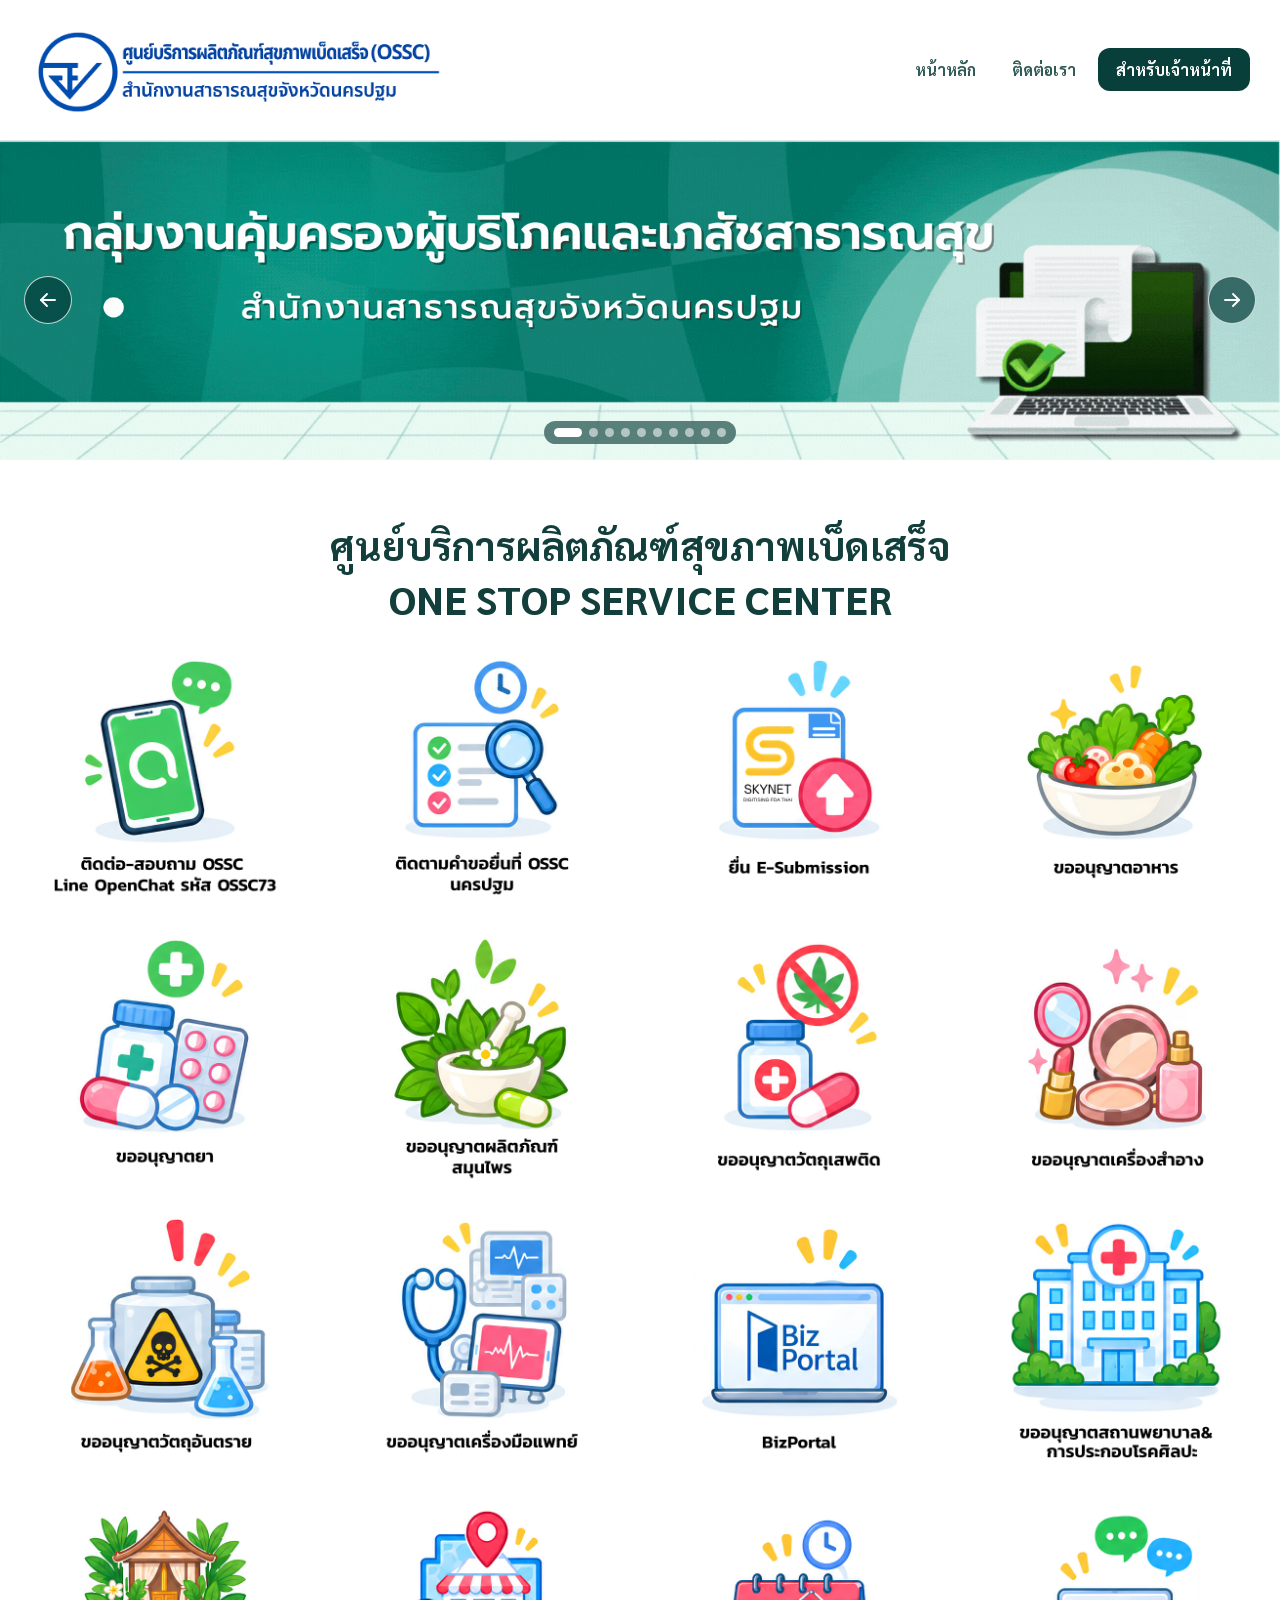
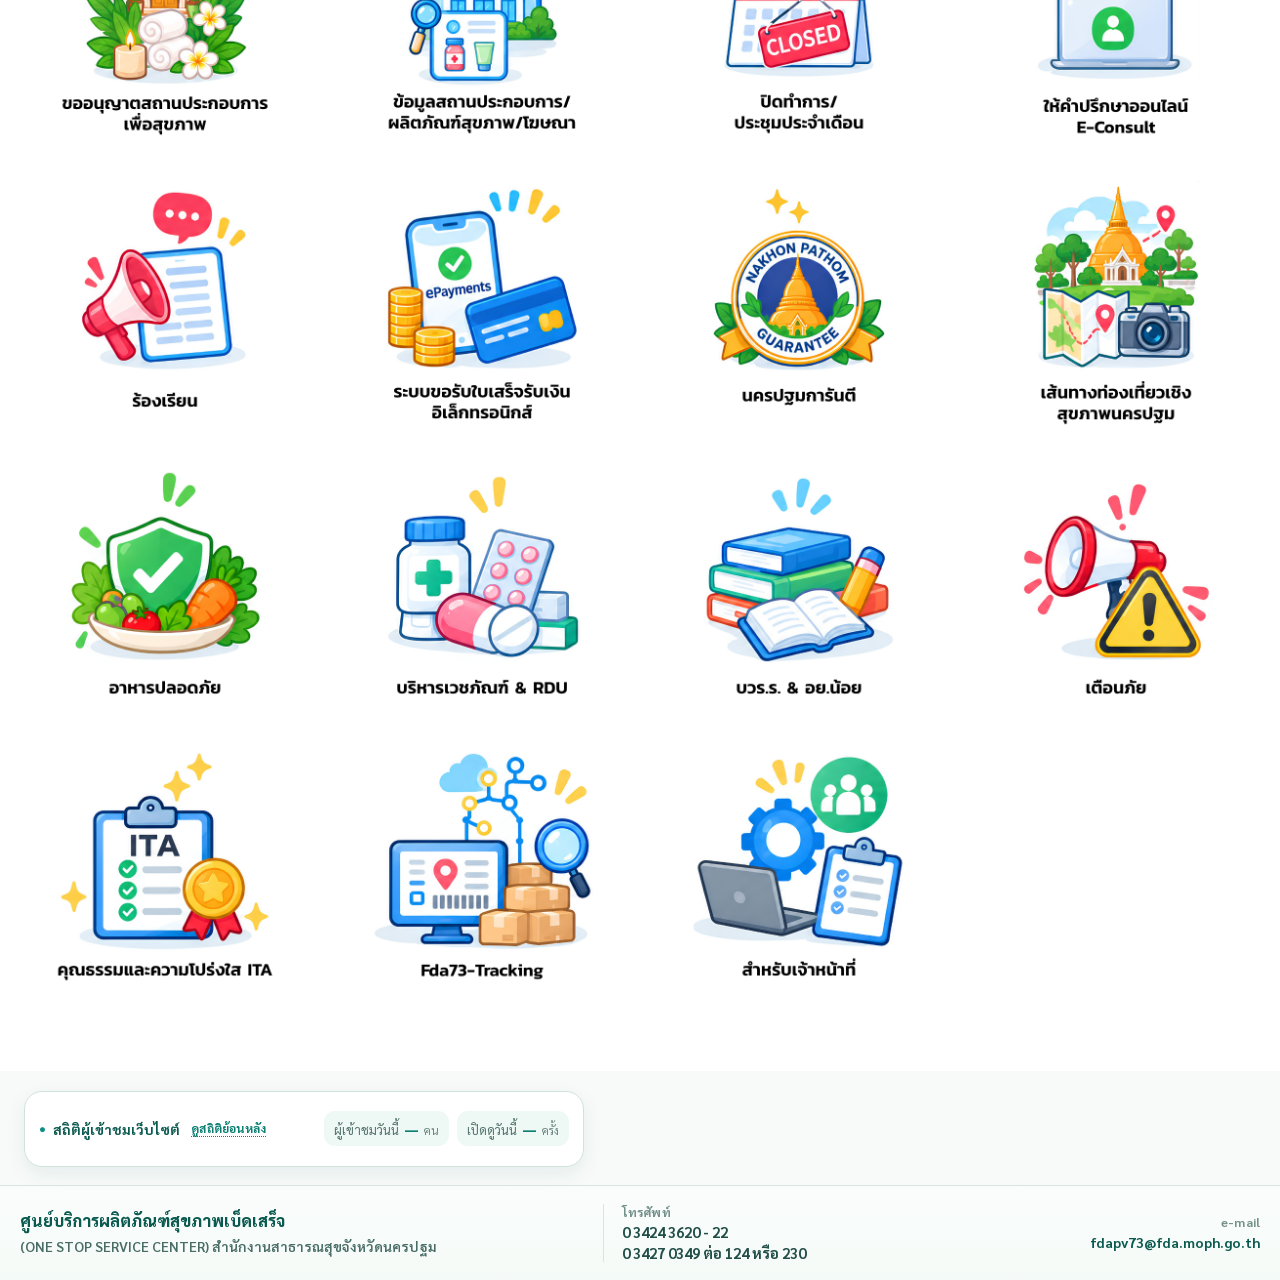
<file: index.html>
<!doctype html>
<html lang="th">
<head>
  <meta charset="UTF-8">
  <meta name="viewport" content="width=device-width, initial-scale=1">

  <title>OSSC นครปฐม | ระบบเอกสารออนไลน์</title>

  <meta
    name="description"
    content="ระบบเอกสารออนไลน์ สำนักงานสาธารณสุขจังหวัดนครปฐม"
  >

  <link rel="icon" href="./favicon.svg">

  <link
    rel="stylesheet"
    href="./styles.css?v=20261012-0133"
  >
</head>

<body>
  <div id="root"></div>

<script>
  const appScript = document.createElement("script");
  appScript.src = "./app.js?v=20261016-0649";
  document.body.appendChild(appScript);
</script>
  
</body>
</html>
</file>
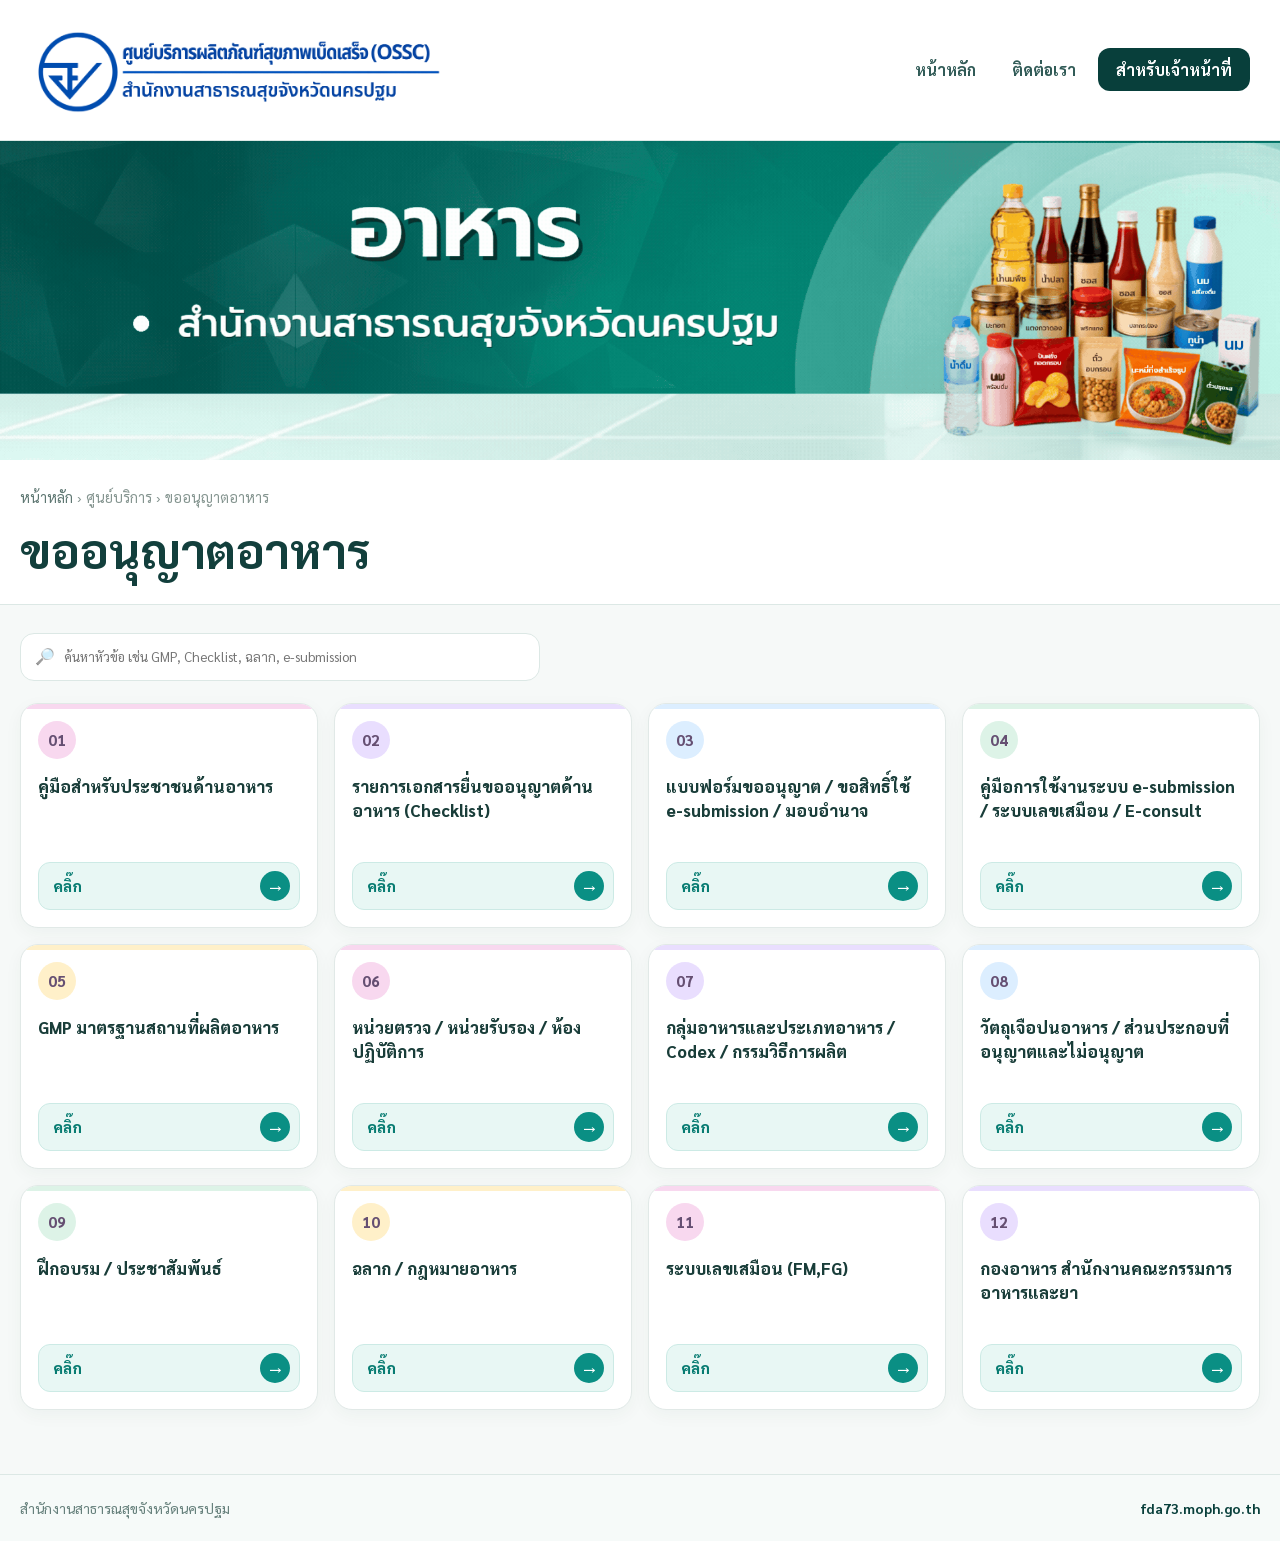
<file: services/food-license.html>
<!doctype html>
<html lang="th">
<head>
  <meta charset="utf-8">
  <meta name="viewport" content="width=device-width,initial-scale=1">

  <title>ขออนุญาตอาหาร | OSSC นครปฐม</title>

  <link rel="preconnect" href="https://fonts.googleapis.com">
  <link rel="preconnect" href="https://fonts.gstatic.com" crossorigin>
  <link
    href="https://fonts.googleapis.com/css2?family=Sarabun:wght@400;500;600;700;800&display=swap"
    rel="stylesheet"
  >

  <style>
    :root{
      --deep:#083f3b; 
      --teal:#0a8f84;
      --paper:#f6f9f8;
      --text:#173e3a;
      --muted:#71837f;
      --line:#dce8e5;
      --shadow:0 14px 32px rgba(18,63,58,.09);
    }

    *{
      box-sizing:border-box;
    }

    body{
      margin:0;
      background:var(--paper);
      color:var(--text);
      font-family:"Sarabun",Tahoma,sans-serif;
    }

    img{
      max-width:100%;
      display:block;
    }

    .container{
      width:min(1240px,calc(100% - 40px));
      margin:auto;
    }

    /* =========================
       HEADER
    ========================= */

    .main-header{
      position:sticky;
      top:0;
      z-index:50;
      background:rgba(255,255,255,.97);
      border-bottom:1px solid var(--line);
      backdrop-filter:blur(14px);
    }

    .nav-wrap{
      min-height:110px;
      display:flex;
      align-items:center;
      gap:24px;
      padding:0 30px;
      width:100%;
    }

    .brand{
      margin-right:auto;
      display:flex;
      align-items:center;
      text-decoration:none;
    }

    .site-logo{
      width:420px;
      height:auto;
    }

    .nav-links{
      display:flex;
      align-items:center;
      gap:8px;
    }

    .nav-links a{
      color:#315b57;
      text-decoration:none;
      font-weight:700;
      padding:11px 14px;
      border-radius:12px;
    }

    .nav-links a:hover{
      background:#eef7f5;
      color:var(--deep);
    }

    .staff-link{
      background:var(--deep);
      color:#fff!important;
      padding-inline:18px!important;
    }

    /* =========================
       BANNER
    ========================= */

    .food-hero img{
      width:100%;
      aspect-ratio:1907/475;
      object-fit:cover;
    }

    /* =========================
       PAGE TITLE
    ========================= */

    .page-head{
      background:#fff;
      border-bottom:1px solid var(--line);
    }

    .page-head .container{
      padding:28px 0 24px;
    }

    .breadcrumb{
      color:#859590;
      font-size:.9rem;
      margin-bottom:12px;
    }

    .breadcrumb a{
      color:#5e7772;
      text-decoration:none;
    }

    .page-title h1{
      margin:0;
      color:#123f3c;
      font-size:clamp(2rem,4vw,3rem);
    }

    /* =========================
       CONTENT
    ========================= */

    .content{
      padding:28px 0 64px;
    }

    .search{
      position:relative;
      width:min(520px,100%);
      margin-bottom:22px;
      display:block;
    }

    .search span{
      position:absolute;
      left:15px;
      top:12px;
      opacity:.62;
    }

    .search input{
      width:100%;
      height:48px;
      border:1px solid var(--line);
      border-radius:14px;
      background:#fff;
      padding:0 16px 0 43px;
      outline:0;
      font-family:inherit;
    }

    .search input:focus{
      border-color:var(--teal);
      box-shadow:0 0 0 3px rgba(10,143,132,.10);
    }

    /* =========================
       TOPIC GRID
    ========================= */

    .topic-grid{
      display:grid;
      grid-template-columns:repeat(4,1fr);
      gap:16px;
    }

    .topic-card{
      --accent:#e9defe;

      position:relative;
      min-height:225px;
      background:#fff;
      border:1px solid #e1e9e7;
      border-radius:18px;
      padding:17px;
      overflow:hidden;

      box-shadow:0 5px 18px rgba(20,60,55,.045);

      transition:
        transform .22s ease,
        box-shadow .22s ease,
        border-color .22s ease;

      display:flex;
      flex-direction:column;

      text-decoration:none;
      color:inherit;
      cursor:pointer;
    }

    .topic-card::before{
      content:"";
      position:absolute;
      top:0;
      left:0;
      right:0;
      height:5px;
      background:var(--accent);
    }

    .topic-card:hover{
      transform:translateY(-5px);
      box-shadow:0 15px 32px rgba(18,63,58,.12);
      border-color:#badbd6;
    }

    /* ลบไอคอนขวา เหลือหมายเลขอย่างเดียว */
    .topic-top{
      display:flex;
      align-items:center;
      justify-content:flex-start;
    }

    .topic-no{
      width:38px;
      height:38px;
      border-radius:50%;
      display:grid;
      place-items:center;

      font-weight:800;
      font-size:.95rem;

      background:var(--accent);
      color:#654f72;
    }

    .topic-card h2{
      margin:15px 0 8px;
      font-size:1.03rem;
      line-height:1.5;
      color:#193d39;
      font-weight:800;
    }

    /* คำอธิบายให้อ่านง่ายและเด่นขึ้น */
    .topic-card p{
      margin:0;
      color:#5f7672;
      font-size:.92rem;
      line-height:1.65;
      font-weight:500;
    }

    /* =========================
       ปุ่มคลิ๊ก
    ========================= */

    .topic-action{
      margin-top:auto;
      padding-top:18px;
    }

    .topic-action-inner{
      min-height:44px;

      display:flex;
      align-items:center;
      justify-content:space-between;
      gap:12px;

      padding:8px 9px 8px 14px;

      background:#e8f7f4;
      border:1px solid #cceae5;
      border-radius:12px;

      color:#087c72;
      font-size:.93rem;
      font-weight:800;

      transition:
        background .2s ease,
        color .2s ease,
        transform .2s ease;
    }

    .topic-arrow{
      width:30px;
      height:30px;
      min-width:30px;

      display:grid;
      place-items:center;

      border-radius:50%;
      background:var(--teal);
      color:#fff;

      font-size:1.15rem;
      line-height:1;

      transition:transform .2s ease;
    }

    .topic-card:hover .topic-action-inner{
      background:var(--teal);
      color:#fff;
    }

    .topic-card:hover .topic-arrow{
      background:#fff;
      color:var(--teal);
      transform:translateX(3px);
    }

    /* =========================
       FOOTER
    ========================= */

    .simple-footer{
      border-top:1px solid var(--line);
      background:#f6faf9;
    }

    .simple-footer .container{
      min-height:66px;
      display:flex;
      align-items:center;
      justify-content:space-between;
      gap:20px;
      color:#66807c;
      font-size:.88rem;
    }

    .simple-footer a{
      color:var(--deep);
      font-weight:700;
      text-decoration:none;
    }

    /* =========================
       RESPONSIVE
    ========================= */

    @media(max-width:1000px){
      .site-logo{
        width:330px;
      }

      .nav-wrap{
        min-height:92px;
        padding:0 20px;
      }

      .topic-grid{
        grid-template-columns:repeat(3,1fr);
      }
    }

    @media(max-width:760px){
      .container{
        width:min(100% - 28px,1240px);
      }

      .site-logo{
        width:270px;
      }

      .nav-wrap{
        min-height:82px;
        padding:0 14px;
      }

      .nav-links a:not(.staff-link){
        display:none;
      }

      .topic-grid{
        grid-template-columns:repeat(2,1fr);
      }

      .food-hero img{
        aspect-ratio:1.85/1;
      }
    }

    @media(max-width:480px){
      .site-logo{
        width:220px;
      }

      .staff-link{
        font-size:.85rem;
        padding:9px 10px!important;
      }

      .topic-grid{
        grid-template-columns:1fr;
      }
    }
  </style>
</head>

<body>

<header class="main-header">
  <div class="nav-wrap">

    <a class="brand" href="../">
      <img
        src="../assets/LogoOSSC.png"
        alt="OSSC นครปฐม"
        class="site-logo"
      >
    </a>

    <nav class="nav-links">
      <a href="../">หน้าหลัก</a>

      <a
        href="https://maps.app.goo.gl/sVRwbfAZX14rP1Zf7?g_st=il"
        target="_blank"
        rel="noopener"
      >
        ติดต่อเรา
      </a>

      <a class="staff-link" href="../">
        สำหรับเจ้าหน้าที่
      </a>
    </nav>

  </div>
</header>

<section class="food-hero">
  <img
    src="../assets/banners/food.gif"
    alt="ขออนุญาตอาหาร"
  >
</section>

<section class="page-head">
  <div class="container">

    <div class="breadcrumb">
      <a href="../">หน้าหลัก</a>
      › ศูนย์บริการ
      › ขออนุญาตอาหาร
    </div>

    <div class="page-title">
      <h1>ขออนุญาตอาหาร</h1>
    </div>

  </div>
</section>

<main class="content">
  <div class="container">

    <label class="search">
      <span>🔎</span>

      <input
        id="searchInput"
        type="search"
        placeholder="ค้นหาหัวข้อ เช่น GMP, Checklist, ฉลาก, e-submission"
      >
    </label>

    <div
      class="topic-grid"
      id="topicGrid"
    ></div>

  </div>
</main>

<footer class="simple-footer">
  <div class="container">
    <span>สำนักงานสาธารณสุขจังหวัดนครปฐม</span>

    <a href="https://fda73.moph.go.th">
      fda73.moph.go.th
    </a>
  </div>
</footer>

<script>

const topics = [
[
  "01",
  "คู่มือสำหรับประชาชนด้านอาหาร",
  "#f8d8ef",
  "./food-manual.html"
],

  [
    "02",
    "รายการเอกสารยื่นขออนุญาตด้านอาหาร (Checklist)",
   
    "#e9defe"
  ],

  [
    "03",
    "แบบฟอร์มขออนุญาต / ขอสิทธิ์ใช้ e-submission / มอบอำนาจ",
  
    "#dceeff"
  ],

  [
    "04",
    "คู่มือการใช้งานระบบ e-submission / ระบบเลขเสมือน / E-consult",

    "#ddf3e7"
  ],

  [
    "05",
    "GMP มาตรฐานสถานที่ผลิตอาหาร",
 
    "#fff0c9"
  ],

  [
    "06",
    "หน่วยตรวจ / หน่วยรับรอง / ห้องปฏิบัติการ",
    
    "#f8d8ef"
  ],

  [
    "07",
    "กลุ่มอาหารและประเภทอาหาร / Codex / กรรมวิธีการผลิต",
    
    "#e9defe"
  ],

  [
    "08",
    "วัตถุเจือปนอาหาร / ส่วนประกอบที่อนุญาตและไม่อนุญาต",
    
    "#dceeff"
  ],

  [
    "09",
    "ฝึกอบรม / ประชาสัมพันธ์",
    
    "#ddf3e7"
  ],

  [
    "10",
    "ฉลาก / กฎหมายอาหาร",
    
    "#fff0c9"
  ],

  [
    "11",
    "ระบบเลขเสมือน (FM,FG)",
    
    "#f8d8ef"
  ],

  [
    "12",
    "กองอาหาร สำนักงานคณะกรรมการอาหารและยา",
   
    "#e9defe"
  ]
];

const grid = document.getElementById("topicGrid");
const searchInput = document.getElementById("searchInput");

function render(q=""){
  const text = q.trim().toLowerCase();

  const visible = topics.filter(t =>
    t[1].toLowerCase().includes(text)
  );

  grid.innerHTML = visible.map(t => `
    <a
      class="topic-card"
      href="${t[3] || '#'}"
      style="--accent:${t[2]}"
    >

      <div class="topic-top">
        <span class="topic-no">${t[0]}</span>
      </div>

      <h2>${t[1]}</h2>

      <div class="topic-action">
        <div class="topic-action-inner">
          <span>คลิ๊ก</span>
          <span class="topic-arrow">→</span>
        </div>
      </div>

    </a>
  `).join("");
}

searchInput.addEventListener(
  "input",
  e => render(e.target.value)
);

render();

</script>

</body>
</html>
</file>
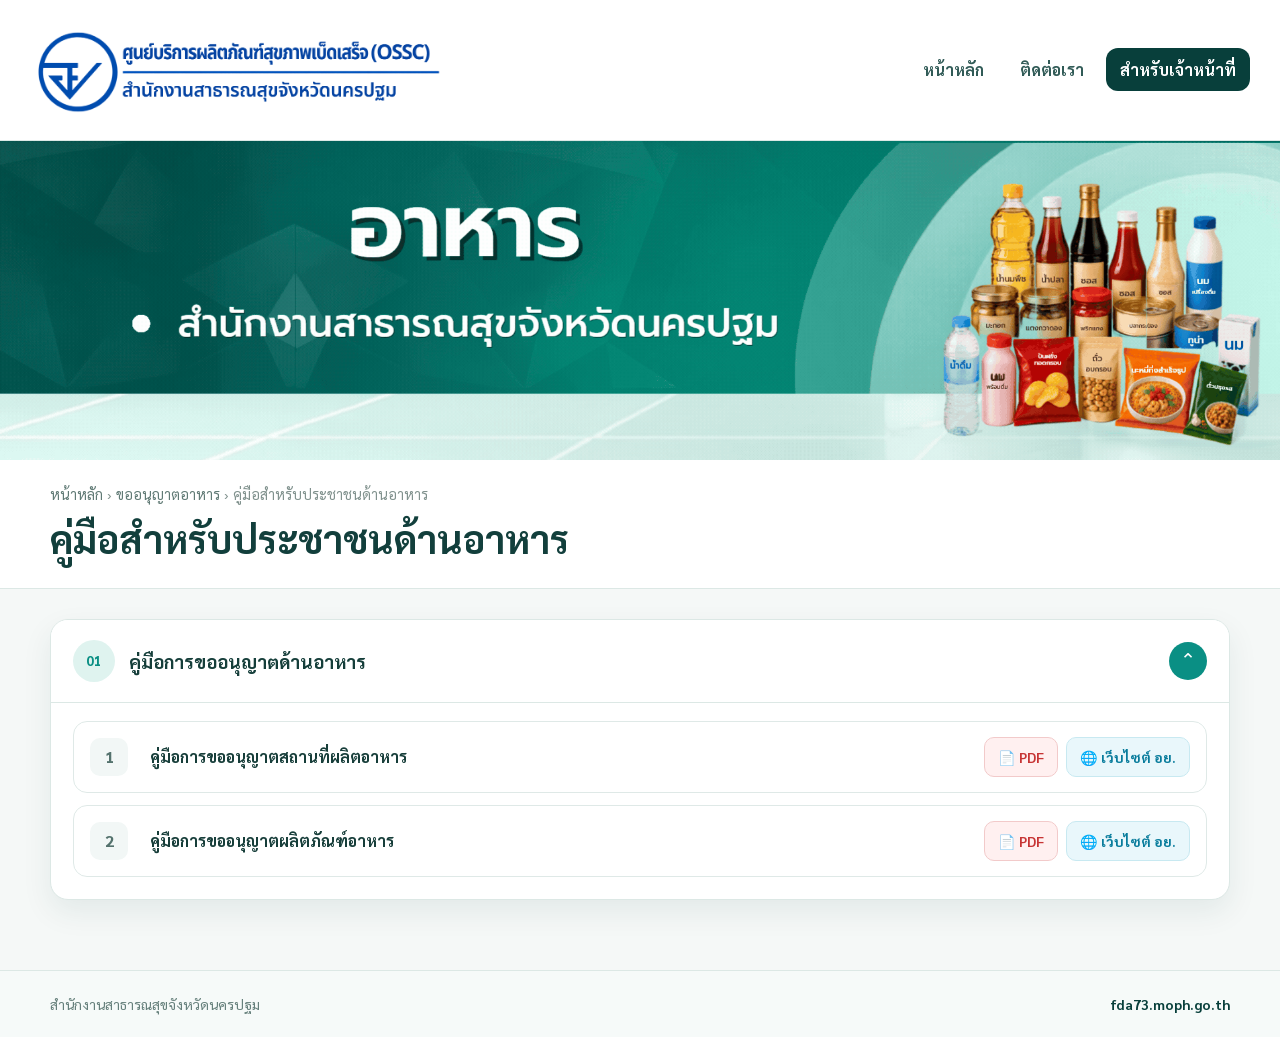
<file: services/food-manual.html>
<!doctype html>
<html lang="th">
<head>
  <meta charset="utf-8">
  <meta name="viewport" content="width=device-width,initial-scale=1">

  <title>คู่มือสำหรับประชาชนด้านอาหาร | OSSC นครปฐม</title>

  <link rel="preconnect" href="https://fonts.googleapis.com">
  <link rel="preconnect" href="https://fonts.gstatic.com" crossorigin>
  <link href="https://fonts.googleapis.com/css2?family=Sarabun:wght@400;500;600;700;800&display=swap" rel="stylesheet">

  <style>
    :root{
      --deep:#083f3b;
      --teal:#0a8f84;
      --paper:#f5f8f7;
      --text:#173e3a; 
      --muted:#6d817d;
      --line:#dce8e5;
      --soft:#edf8f6;
      --shadow:0 12px 30px rgba(18,63,58,.08);
    }

    *{box-sizing:border-box}

    body{
      margin:0;
      font-family:"Sarabun",Tahoma,sans-serif;
      background:var(--paper);
      color:var(--text);
    }

    img{display:block;max-width:100%}

    .container{
      width:min(1180px,calc(100% - 40px));
      margin:auto;
    }

    /* HEADER */

    .main-header{
      background:#fff;
      border-bottom:1px solid var(--line);
    }

    .nav-wrap{
      min-height:110px;
      display:flex;
      align-items:center;
      padding:0 30px;
      gap:20px;
    }

    .brand{
      margin-right:auto;
    }

    .site-logo{
      width:420px;
    }

    .nav-links{
      display:flex;
      gap:8px;
      align-items:center;
    }

    .nav-links a{
      text-decoration:none;
      color:#315b57;
      font-weight:700;
      padding:11px 14px;
      border-radius:12px;
    }

    .staff-link{
      background:var(--deep);
      color:white!important;
    }

    /* BANNER */

    .food-hero img{
      width:100%;
      aspect-ratio:1907/475;
      object-fit:cover;
    }

    /* PAGE HEAD */

    .page-head{
      background:#fff;
      border-bottom:1px solid var(--line);
    }

    .page-head .container{
      padding:25px 0;
    }

    .breadcrumb{
      color:#81928e;
      font-size:.9rem;
      margin-bottom:10px;
    }

    .breadcrumb a{
      color:#607a75;
      text-decoration:none;
    }

    .page-head h1{
      margin:0;
      font-size:clamp(1.7rem,3vw,2.4rem);
      color:#123f3c;
    }

    /* CONTENT */

    .content{
      padding:30px 0 70px;
    }

    /* ACCORDION */

    .accordion{
      background:#fff;
      border:1px solid var(--line);
      border-radius:18px;
      overflow:hidden;
      box-shadow:var(--shadow);
    }

    .accordion-button{
      width:100%;
      border:0;
      background:#fff;
      padding:20px 22px;

      display:flex;
      align-items:center;
      justify-content:space-between;
      gap:20px;

      cursor:pointer;
      font-family:inherit;
      text-align:left;
    }

    .accordion-button:hover{
      background:#f8fcfb;
    }

    .accordion-title{
      display:flex;
      align-items:center;
      gap:14px;
    }

    .accordion-number{
      width:42px;
      height:42px;
      border-radius:50%;
      background:#dff3ef;
      color:var(--teal);
      display:grid;
      place-items:center;
      font-weight:800;
    }

    .accordion-title strong{
      font-size:1.15rem;
      color:#153e3a;
    }

    .accordion-arrow{
      width:38px;
      height:38px;
      border-radius:50%;
      background:var(--teal);
      color:white;
      display:grid;
      place-items:center;
      font-size:1.2rem;
      transition:transform .2s ease;
    }

    .accordion.open .accordion-arrow{
      transform:rotate(180deg);
    }

    .accordion-content{
      display:none;
      padding:0 22px 22px;
      border-top:1px solid var(--line);
    }

    .accordion.open .accordion-content{
      display:block;
    }

    /* DOCUMENTS */

    .document-list{
      display:grid;
      gap:12px;
      padding-top:18px;
    }

    .document-card{
      display:grid;
      grid-template-columns:46px minmax(0,1fr) auto;
      gap:14px;
      align-items:center;

      background:#fff;
      border:1px solid #dfe9e7;
      border-radius:14px;
      padding:15px 16px;
    }

    .doc-number{
      width:38px;
      height:38px;
      background:#f2f7f6;
      border-radius:10px;
      display:grid;
      place-items:center;
      font-weight:800;
      color:#54726d;
    }

    .doc-info strong{
      display:block;
      color:#173e3a;
      font-size:1rem;
      line-height:1.45;
    }

    .doc-actions{
      display:flex;
      align-items:center;
      gap:8px;
    }

    .btn{
      min-height:40px;
      border-radius:10px;
      padding:9px 13px;

      display:inline-flex;
      align-items:center;
      gap:7px;

      text-decoration:none;
      font-family:inherit;
      font-weight:700;
      font-size:.88rem;

      transition:.2s;
    }

    .btn-pdf{
      background:#fff0f0;
      color:#c73535;
      border:1px solid #f2caca;
    }

    .btn-pdf:hover{
      background:#d94242;
      color:white;
    }

    .btn-web{
      background:#e9f7fb;
      color:#087c9c;
      border:1px solid #c8e9f1;
    }

    .btn-web:hover{
      background:#1595b4;
      color:white;
    }

    /* NOTE */

    .info-note{
      margin-top:16px;
      padding:13px 15px;
      border-radius:12px;
      background:#f0f8f6;
      color:#57706b;
      font-size:.88rem;
      line-height:1.6;
    }

    /* FOOTER */

    .simple-footer{
      background:#f6faf9;
      border-top:1px solid var(--line);
    }

    .simple-footer .container{
      min-height:66px;
      display:flex;
      align-items:center;
      justify-content:space-between;
      color:#66807c;
      font-size:.88rem;
    }

    .simple-footer a{
      color:var(--deep);
      text-decoration:none;
      font-weight:700;
    }

    @media(max-width:800px){
      .site-logo{width:290px}

      .document-card{
        grid-template-columns:42px 1fr;
      }

      .doc-actions{
        grid-column:2;
        flex-wrap:wrap;
      }
    }

    @media(max-width:560px){
      .container{
        width:calc(100% - 24px);
      }

      .nav-wrap{
        padding:0 12px;
      }

      .site-logo{
        width:220px;
      }

      .nav-links a:not(.staff-link){
        display:none;
      }

      .document-card{
        grid-template-columns:1fr;
      }

      .doc-number,
      .doc-actions{
        grid-column:1;
      }

      .doc-actions .btn{
        flex:1;
        justify-content:center;
      }
    }
  </style>
</head>

<body>

<header class="main-header">
  <div class="nav-wrap">

    <a class="brand" href="../">
      <img
        src="../assets/LogoOSSC.png"
        alt="OSSC นครปฐม"
        class="site-logo"
      >
    </a>

    <nav class="nav-links">
      <a href="../">หน้าหลัก</a>

      <a
        href="https://maps.app.goo.gl/sVRwbfAZX14rP1Zf7?g_st=il"
        target="_blank"
        rel="noopener"
      >
        ติดต่อเรา
      </a>

      <a class="staff-link" href="../">
        สำหรับเจ้าหน้าที่
      </a>
    </nav>

  </div>
</header>

<section class="food-hero">
  <img
    src="../assets/banners/food.gif"
    alt="ขออนุญาตอาหาร"
  >
</section>

<section class="page-head">
  <div class="container">

    <div class="breadcrumb">
      <a href="../">หน้าหลัก</a>
      › <a href="./food-license.html">ขออนุญาตอาหาร</a>
      › คู่มือสำหรับประชาชนด้านอาหาร
    </div>

    <h1>คู่มือสำหรับประชาชนด้านอาหาร</h1>

  </div>
</section>

<main class="content">
  <div class="container">

    <section class="accordion open">

      <button class="accordion-button" type="button">

        <span class="accordion-title">
          <span class="accordion-number">01</span>

          <strong>
            คู่มือการขออนุญาตด้านอาหาร
          </strong>
        </span>

        <span class="accordion-arrow">⌄</span>

      </button>

      <div class="accordion-content">

        <div class="document-list">

          <!-- 1. สถานที่ผลิตอาหาร -->

          <article class="document-card">

            <span class="doc-number">1</span>

            <div class="doc-info">
              <strong>
                คู่มือการขออนุญาตสถานที่ผลิตอาหาร
              </strong>
            </div>

            <div class="doc-actions">

              <a
                class="btn btn-pdf"
                href="https://drive.google.com/file/d/1NK6P-MMU48HNIHRJFv24LLGNAlowAvCb/view?usp=drivesdk"
                target="_blank"
                rel="noopener"
              >
                📄 PDF
              </a>

              <a
                class="btn btn-web"
                href="https://food.fda.moph.go.th/public-information/ebook-manual-factory"
                target="_blank"
                rel="noopener"
              >
                🌐 เว็บไซต์ อย.
              </a>

            </div>

          </article>

          <!-- 2. ผลิตภัณฑ์อาหาร -->

          <article class="document-card">

            <span class="doc-number">2</span>

            <div class="doc-info">
              <strong>
                คู่มือการขออนุญาตผลิตภัณฑ์อาหาร
              </strong>
            </div>

            <div class="doc-actions">

              <a
                class="btn btn-pdf"
                href="https://drive.google.com/file/d/170pfMO4Qfg_8qhtDRc02AWqUoqt2LMP5/view?usp=drivesdk"
                target="_blank"
                rel="noopener"
              >
                📄 PDF
              </a>

              <a
                class="btn btn-web"
                href="https://food.fda.moph.go.th/public-information/ebook-manual-product"
                target="_blank"
                rel="noopener"
              >
                🌐 เว็บไซต์ อย.
              </a>

            </div>

          </article>

        </div>

       

      </div>

    </section>

  </div>
</main>

<footer class="simple-footer">
  <div class="container">

    <span>
      สำนักงานสาธารณสุขจังหวัดนครปฐม
    </span>

    <a href="https://fda73.moph.go.th">
      fda73.moph.go.th
    </a>

  </div>
</footer>

<script>

document.querySelectorAll(".accordion-button")
  .forEach(button => {

    button.addEventListener("click", () => {

      const accordion =
        button.closest(".accordion");

      accordion.classList.toggle("open");

    });

  });

</script>

</body>
</html>
</file>
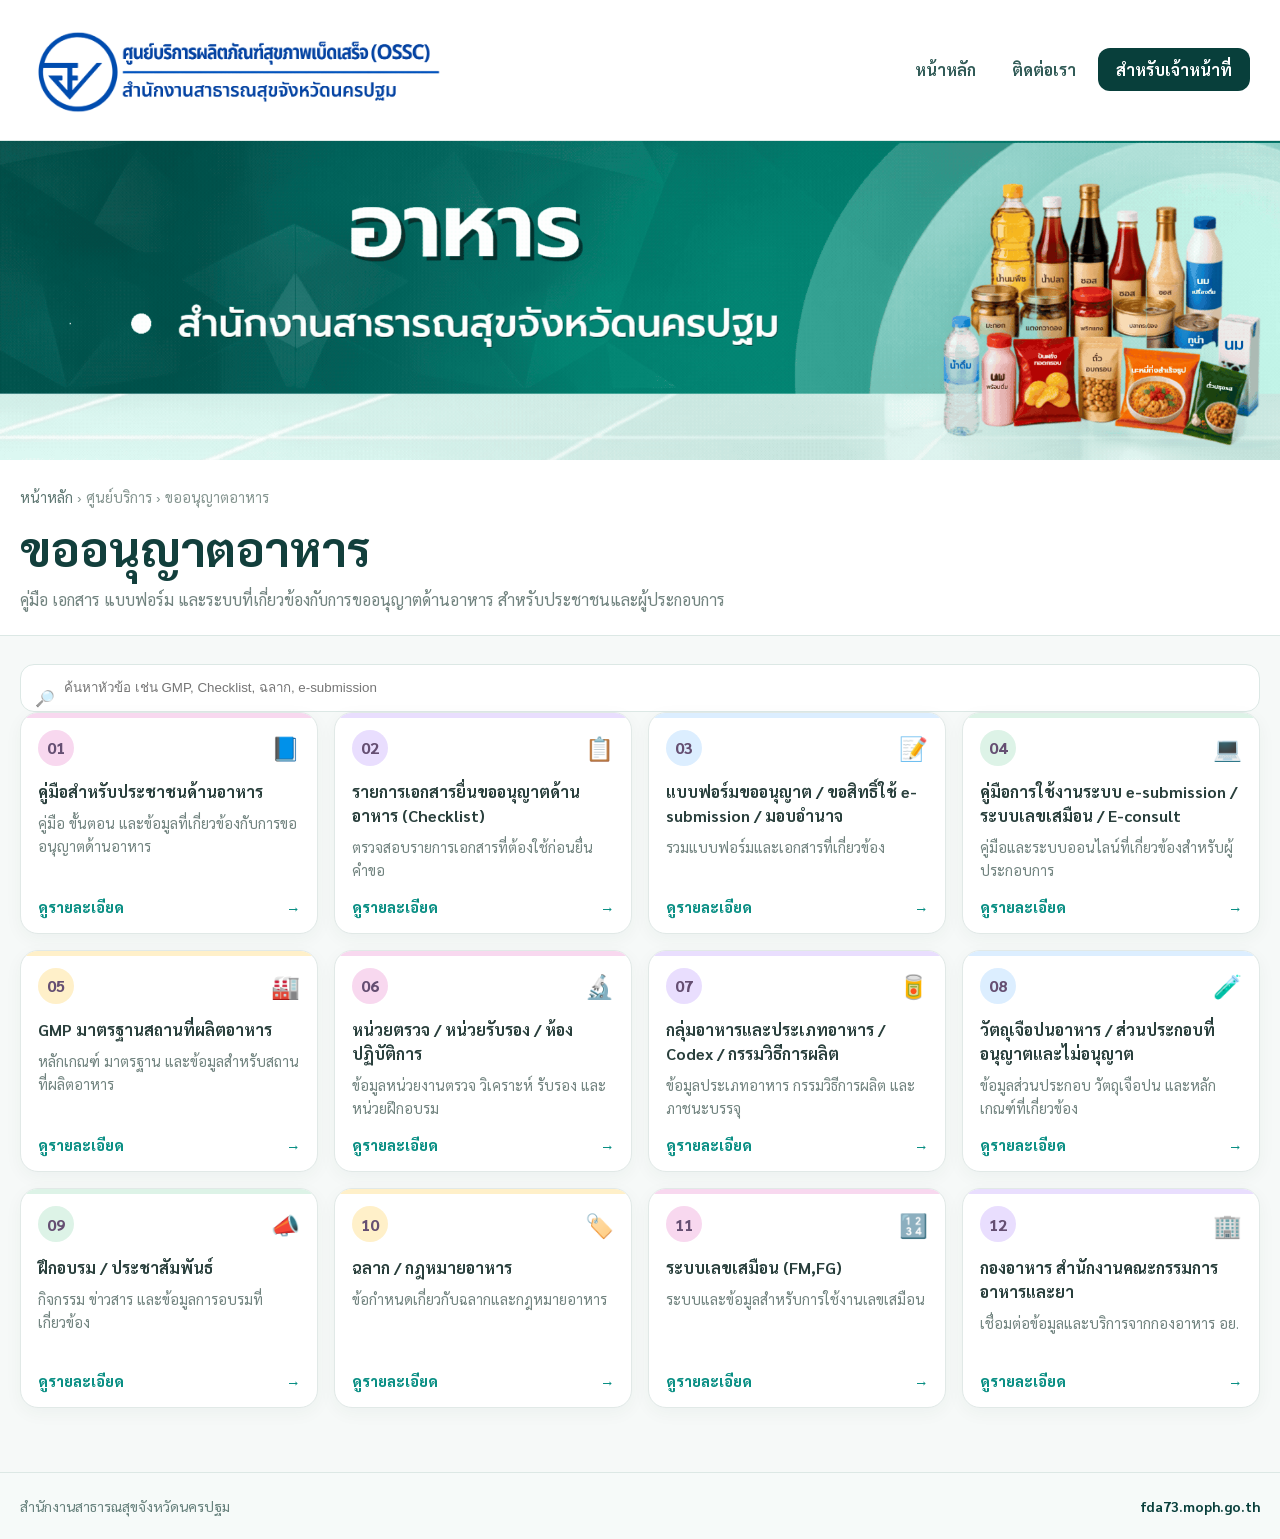
<file: services/food_public_index.html>
<!doctype html>
<html lang="th">
<head>
  <meta charset="utf-8">
  <meta name="viewport" content="width=device-width,initial-scale=1">
  <title>ขออนุญาตอาหาร | OSSC นครปฐม</title>
  <link rel="preconnect" href="https://fonts.googleapis.com">
  <link rel="preconnect" href="https://fonts.gstatic.com" crossorigin>
  <link href="https://fonts.googleapis.com/css2?family=Sarabun:wght@400;500;600;700;800&display=swap" rel="stylesheet">
  <style>
    :root{--deep:#083f3b;--teal:#0a8f84;--paper:#f6f9f8;--text:#173e3a;--muted:#71837f;--line:#dce8e5;--shadow:0 14px 32px rgba(18,63,58,.09)}
    *{box-sizing:border-box} body{margin:0;background:var(--paper);color:var(--text);font-family:"Sarabun",Tahoma,sans-serif}
    img{max-width:100%;display:block}.container{width:min(1240px,calc(100% - 40px));margin:auto}
    .main-header{position:sticky;top:0;z-index:50;background:rgba(255,255,255,.97);border-bottom:1px solid var(--line);backdrop-filter:blur(14px)}
    .nav-wrap{min-height:110px;display:flex;align-items:center;gap:24px;padding:0 30px;width:100%}
    .brand{margin-right:auto;display:flex;align-items:center;text-decoration:none}.site-logo{width:420px;height:auto}
    .nav-links{display:flex;align-items:center;gap:8px}.nav-links a{color:#315b57;text-decoration:none;font-weight:700;padding:11px 14px;border-radius:12px}
    .nav-links a:hover{background:#eef7f5;color:var(--deep)}.staff-link{background:var(--deep);color:#fff!important;padding-inline:18px!important}
    .food-hero img{width:100%;aspect-ratio:1907/475;object-fit:cover}
    .page-head{background:#fff;border-bottom:1px solid var(--line)}.page-head .container{padding:28px 0 22px}
    .breadcrumb{color:#859590;font-size:.9rem;margin-bottom:10px}.breadcrumb a{color:#5e7772;text-decoration:none}
    .page-title h1{margin:0;color:#123f3c;font-size:clamp(2rem,4vw,3rem)}.page-title p{margin:8px 0 0;color:var(--muted);line-height:1.7;max-width:780px}
    .content{padding:28px 0 64px}.search{position:relative;width:min(520px,100%);margin-bottom:22px}.search span{position:absolute;left:15px;top:12px;opacity:.62}
    .search input{width:100%;height:48px;border:1px solid var(--line);border-radius:14px;background:#fff;padding:0 16px 0 43px;outline:0}
    .topic-grid{display:grid;grid-template-columns:repeat(4,1fr);gap:16px}
    .topic-card{--accent:#e9defe;position:relative;min-height:220px;background:#fff;border:1px solid #e1e9e7;border-radius:18px;padding:17px;overflow:hidden;box-shadow:0 5px 18px rgba(20,60,55,.045);transition:.22s;display:flex;flex-direction:column;text-decoration:none;color:inherit}
    .topic-card::before{content:"";position:absolute;top:0;left:0;right:0;height:5px;background:var(--accent)}
    .topic-card:hover{transform:translateY(-4px);box-shadow:var(--shadow)}.topic-top{display:flex;align-items:center;justify-content:space-between;gap:10px}
    .topic-no{width:36px;height:36px;border-radius:50%;display:grid;place-items:center;font-weight:800;background:var(--accent);color:#654f72}
    .topic-icon{font-size:1.45rem}.topic-card h2{margin:14px 0 8px;font-size:1rem;line-height:1.5;color:#293f3c}.topic-card p{margin:0;color:var(--muted);font-size:.9rem;line-height:1.6}
    .topic-action{margin-top:auto;padding-top:16px;display:flex;align-items:center;justify-content:space-between;color:var(--teal);font-size:.9rem;font-weight:800}
    .simple-footer{border-top:1px solid var(--line);background:#f6faf9}.simple-footer .container{min-height:66px;display:flex;align-items:center;justify-content:space-between;gap:20px;color:#66807c;font-size:.88rem}
    .simple-footer a{color:var(--deep);font-weight:700;text-decoration:none}
    @media(max-width:1000px){.site-logo{width:330px}.nav-wrap{min-height:92px;padding:0 20px}.topic-grid{grid-template-columns:repeat(3,1fr)}}
    @media(max-width:760px){.container{width:min(100% - 28px,1240px)}.site-logo{width:270px}.nav-wrap{min-height:82px;padding:0 14px}.nav-links a:not(.staff-link){display:none}.topic-grid{grid-template-columns:repeat(2,1fr)}.food-hero img{aspect-ratio:1.85/1}}
    @media(max-width:480px){.site-logo{width:220px}.staff-link{font-size:.85rem;padding:9px 10px!important}.topic-grid{grid-template-columns:1fr}}
  </style>
</head>
<body>
  
<header class="main-header">
  <div class="nav-wrap">

    <a class="brand" href="../">
      <img
        src="../assets/LogoOSSC.png"
        alt="OSSC นครปฐม"
        class="site-logo"
      >
    </a>

    <nav class="nav-links">
      <a href="../">หน้าหลัก</a>

      <a
        href="https://maps.app.goo.gl/sVRwbfAZX14rP1Zf7?g_st=il"
        target="_blank"
        rel="noopener"
      >
        ติดต่อเรา
      </a>

      <a class="staff-link" href="../">
        สำหรับเจ้าหน้าที่
      </a>
    </nav>

  </div>
</header>

<section class="food-hero">
  <img
    src="../assets/banners/food.gif"
    alt="ขออนุญาตอาหาร"
  >
</section>

<section class="page-head">
  <div class="container">
    <div class="breadcrumb">
      <a href="../">หน้าหลัก</a> › ศูนย์บริการ › ขออนุญาตอาหาร
    </div>
    
    <div class="page-title">
      <h1>ขออนุญาตอาหาร</h1>
      <p>คู่มือ เอกสาร แบบฟอร์ม และระบบที่เกี่ยวข้องกับการขออนุญาตด้านอาหาร สำหรับประชาชนและผู้ประกอบการ</p>
    </div>
  </div>
</section>

<main class="content"><div class="container">
  <label class="search"><span>🔎</span><input id="searchInput" type="search" placeholder="ค้นหาหัวข้อ เช่น GMP, Checklist, ฉลาก, e-submission"></label>
  <div class="topic-grid" id="topicGrid"></div>
</div></main>

<footer class="simple-footer"><div class="container"><span>สำนักงานสาธารณสุขจังหวัดนครปฐม</span><a href="https://fda73.moph.go.th">fda73.moph.go.th</a></div></footer>

<script>
const topics = [
["01","📘","คู่มือสำหรับประชาชนด้านอาหาร","คู่มือ ขั้นตอน และข้อมูลที่เกี่ยวข้องกับการขออนุญาตด้านอาหาร","#f8d8ef"],
["02","📋","รายการเอกสารยื่นขออนุญาตด้านอาหาร (Checklist)","ตรวจสอบรายการเอกสารที่ต้องใช้ก่อนยื่นคำขอ","#e9defe"],
["03","📝","แบบฟอร์มขออนุญาต / ขอสิทธิ์ใช้ e-submission / มอบอำนาจ","รวมแบบฟอร์มและเอกสารที่เกี่ยวข้อง","#dceeff"],
["04","💻","คู่มือการใช้งานระบบ e-submission / ระบบเลขเสมือน / E-consult","คู่มือและระบบออนไลน์ที่เกี่ยวข้องสำหรับผู้ประกอบการ","#ddf3e7"],
["05","🏭","GMP มาตรฐานสถานที่ผลิตอาหาร","หลักเกณฑ์ มาตรฐาน และข้อมูลสำหรับสถานที่ผลิตอาหาร","#fff0c9"],
["06","🔬","หน่วยตรวจ / หน่วยรับรอง / ห้องปฏิบัติการ","ข้อมูลหน่วยงานตรวจ วิเคราะห์ รับรอง และหน่วยฝึกอบรม","#f8d8ef"],
["07","🥫","กลุ่มอาหารและประเภทอาหาร / Codex / กรรมวิธีการผลิต","ข้อมูลประเภทอาหาร กรรมวิธีการผลิต และภาชนะบรรจุ","#e9defe"],
["08","🧪","วัตถุเจือปนอาหาร / ส่วนประกอบที่อนุญาตและไม่อนุญาต","ข้อมูลส่วนประกอบ วัตถุเจือปน และหลักเกณฑ์ที่เกี่ยวข้อง","#dceeff"],
["09","📣","ฝึกอบรม / ประชาสัมพันธ์","กิจกรรม ข่าวสาร และข้อมูลการอบรมที่เกี่ยวข้อง","#ddf3e7"],
["10","🏷️","ฉลาก / กฎหมายอาหาร","ข้อกำหนดเกี่ยวกับฉลากและกฎหมายอาหาร","#fff0c9"],
["11","🔢","ระบบเลขเสมือน (FM,FG)","ระบบและข้อมูลสำหรับการใช้งานเลขเสมือน","#f8d8ef"],
["12","🏢","กองอาหาร สำนักงานคณะกรรมการอาหารและยา","เชื่อมต่อข้อมูลและบริการจากกองอาหาร อย.","#e9defe"]
];

const grid = document.getElementById("topicGrid");
const searchInput = document.getElementById("searchInput");

function render(q=""){
  const text = q.trim().toLowerCase();
  const visible = topics.filter(t => (t[2]+" "+t[3]).toLowerCase().includes(text));
  grid.innerHTML = visible.map(t => `
    <a class="topic-card" href="#" style="--accent:${t[4]}">
      <div class="topic-top"><span class="topic-no">${t[0]}</span><span class="topic-icon">${t[1]}</span></div>
      <h2>${t[2]}</h2>
      <p>${t[3]}</p>
      <div class="topic-action"><span>ดูรายละเอียด</span><span>→</span></div>
    </a>
  `).join("");
}
searchInput.addEventListener("input", e => render(e.target.value));
render();
</script>
</body>
</html>
</file>
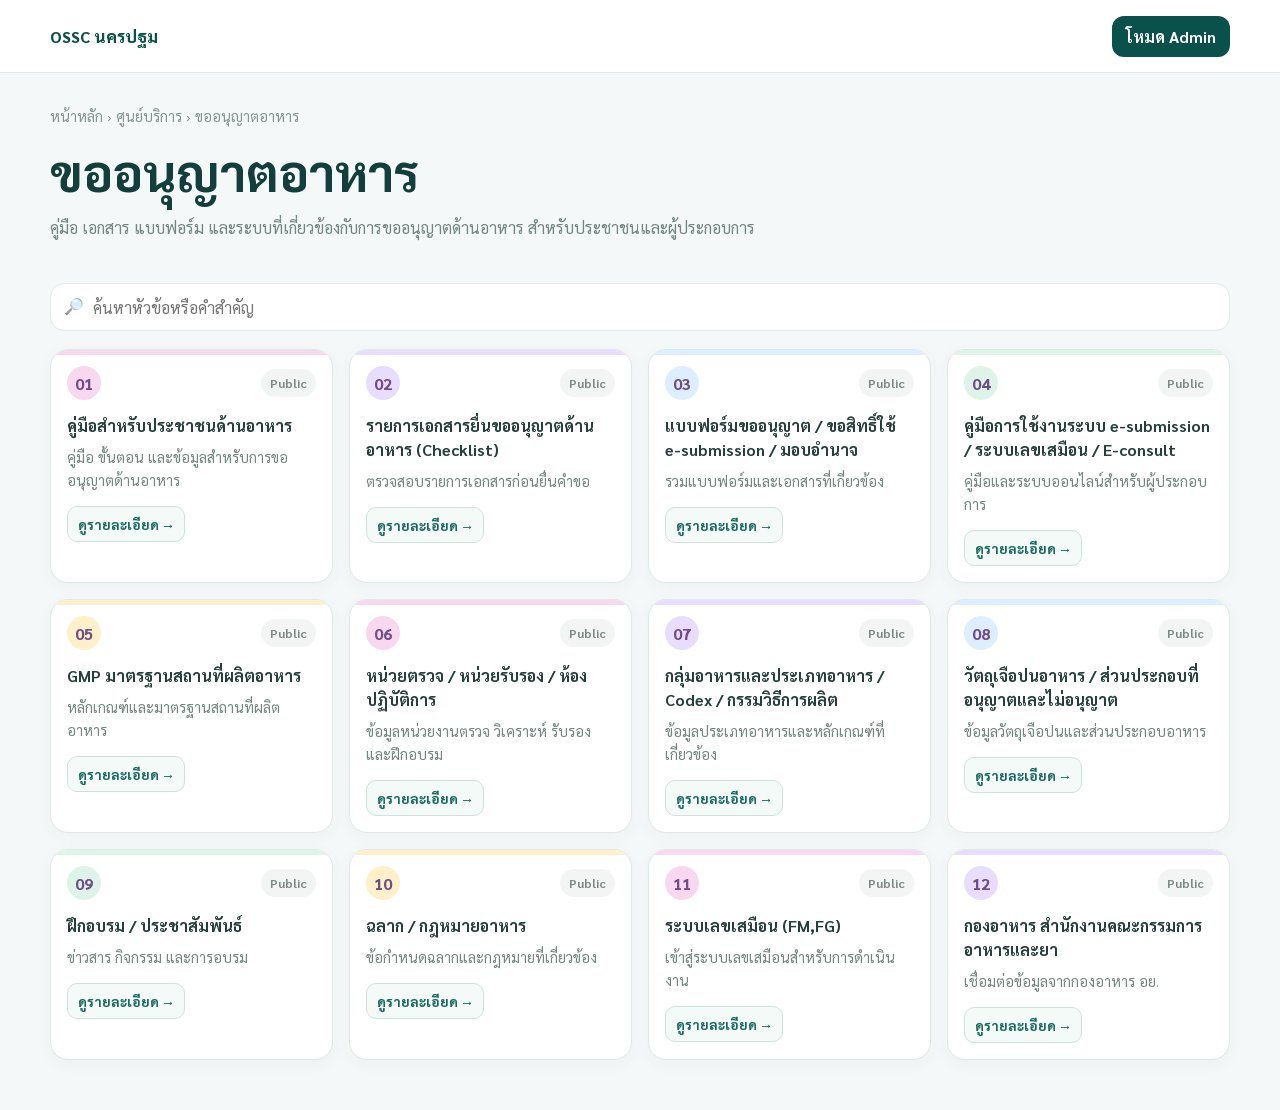
<file: services/food_service_admin.html>
<!doctype html>
<html lang="th">
<head>
  <meta charset="utf-8">
  <meta name="viewport" content="width=device-width,initial-scale=1">
  <title>ขออนุญาตอาหาร | OSSC นครปฐม</title>
  <link rel="preconnect" href="https://fonts.googleapis.com">
  <link rel="preconnect" href="https://fonts.gstatic.com" crossorigin>
  <link href="https://fonts.googleapis.com/css2?family=Sarabun:wght@400;500;600;700;800&display=swap" rel="stylesheet">
  <style>
    :root{
      --deep:#0b514b;
      --teal:#0a8f84;
      --teal-soft:#effaf8;
      --paper:#f5f8f8;
      --text:#173f3b;
      --muted:#728681;
      --line:#dfe9e6;
      --white:#fff;
      --shadow:0 12px 28px rgba(20,70,64,.08);
      --pink:#f8d8ef;
      --purple:#e8ddff;
      --blue:#dceeff;
      --green:#dff4e8;
      --yellow:#fff0c9;
    }
    *{box-sizing:border-box}
    body{
      margin:0;
      background:var(--paper);
      color:var(--text);
      font-family:"Sarabun",Tahoma,sans-serif;
    }
    button,input,textarea,select{font:inherit}
    button{cursor:pointer}
    .topbar{
      position:sticky;
      top:0;
      z-index:20;
      background:rgba(255,255,255,.96);
      backdrop-filter:blur(12px);
      border-bottom:1px solid var(--line);
    }
    .topbar-inner{
      width:min(1180px,calc(100% - 32px));
      margin:auto;
      min-height:72px;
      display:flex;
      align-items:center;
      gap:18px;
    }
    .brand{
      font-weight:800;
      color:var(--deep);
      text-decoration:none;
      margin-right:auto;
    }
    .top-action{
      border:0;
      border-radius:12px;
      padding:10px 14px;
      font-weight:700;
    }
    .top-action.admin{
      background:var(--deep);
      color:#fff;
    }
    .container{
      width:min(1180px,calc(100% - 32px));
      margin:auto;
    }
    .hero{
      padding:34px 0 20px;
    }
    .breadcrumb{
      color:#83948f;
      font-size:.9rem;
      margin-bottom:12px;
    }
    .hero h1{
      margin:0;
      font-size:clamp(2rem,4vw,3.2rem);
      color:#123f3b;
    }
    .hero p{
      color:var(--muted);
      margin:10px 0 0;
      max-width:760px;
      line-height:1.7;
    }
    .toolbar{
      display:flex;
      gap:12px;
      align-items:center;
      margin:22px 0 18px;
      flex-wrap:wrap;
    }
    .search{
      flex:1 1 320px;
      position:relative;
    }
    .search input{
      width:100%;
      height:48px;
      border:1px solid var(--line);
      background:#fff;
      border-radius:14px;
      padding:0 14px 0 42px;
      outline:0;
    }
    .search span{
      position:absolute;
      left:14px;
      top:12px;
      opacity:.6;
    }
    .add-btn{
      border:0;
      background:var(--teal);
      color:#fff;
      height:48px;
      padding:0 16px;
      border-radius:14px;
      font-weight:800;
      display:none;
    }
    .admin-mode .add-btn{display:block}
    .grid{
      display:grid;
      grid-template-columns:repeat(4,1fr);
      gap:16px;
      padding-bottom:50px;
    }
    .card{
      position:relative;
      background:#fff;
      border:1px solid var(--line);
      border-radius:18px;
      padding:16px;
      min-height:205px;
      box-shadow:0 4px 16px rgba(26,67,62,.04);
      transition:.2s ease;
      overflow:hidden;
    }
    .card::before{
      content:"";
      position:absolute;
      left:0;right:0;top:0;
      height:5px;
      background:var(--accent,var(--purple));
    }
    .card:hover{
      transform:translateY(-4px);
      box-shadow:var(--shadow);
    }
    .card-head{
      display:flex;
      justify-content:space-between;
      align-items:center;
      gap:10px;
    }
    .num{
      width:34px;
      height:34px;
      border-radius:50%;
      display:grid;
      place-items:center;
      font-weight:800;
      background:var(--accent,var(--purple));
      color:#704d88;
    }
    .badge{
      font-size:.78rem;
      padding:6px 9px;
      border-radius:999px;
      background:#f3f5f4;
      color:#7b8986;
      font-weight:700;
    }
    .card h3{
      font-size:1rem;
      line-height:1.5;
      margin:14px 0 8px;
      color:#253f3c;
    }
    .card p{
      margin:0;
      color:var(--muted);
      line-height:1.6;
      font-size:.9rem;
    }
    .card-footer{
      margin-top:14px;
      display:flex;
      gap:8px;
      flex-wrap:wrap;
    }
    .btn{
      border:1px solid #cfe1dd;
      background:#f3faf8;
      color:#17685f;
      border-radius:10px;
      padding:8px 10px;
      text-decoration:none;
      font-weight:700;
      font-size:.86rem;
    }
    .btn.web{background:#f3f7ff;color:#3c5d9e;border-color:#d8e2f4}
    .admin-tools{
      display:none;
      margin-top:12px;
      padding-top:10px;
      border-top:1px dashed var(--line);
      gap:8px;
    }
    .admin-mode .admin-tools{display:flex}
    .mini{
      border:0;
      border-radius:9px;
      padding:7px 9px;
      font-weight:700;
    }
    .edit{background:#fff4d8;color:#9b6a00}
    .delete{background:#ffe8ec;color:#b43f54}
    .empty{
      grid-column:1/-1;
      text-align:center;
      padding:48px;
      color:var(--muted);
      background:#fff;
      border:1px dashed var(--line);
      border-radius:18px;
    }
    dialog{
      width:min(560px,calc(100% - 28px));
      border:0;
      border-radius:18px;
      padding:0;
      box-shadow:0 30px 80px rgba(0,0,0,.22);
    }
    dialog::backdrop{background:rgba(12,25,23,.45)}
    .modal-head{
      padding:18px 20px;
      border-bottom:1px solid var(--line);
      display:flex;
      align-items:center;
      justify-content:space-between;
    }
    .modal-head h2{margin:0;font-size:1.2rem}
    .close{
      border:0;
      background:transparent;
      font-size:1.4rem;
      color:#889793;
    }
    .form{
      padding:20px;
      display:grid;
      gap:14px;
    }
    label{
      display:grid;
      gap:7px;
      font-weight:700;
      color:#3c5652;
    }
    input,textarea,select{
      width:100%;
      border:1px solid #d4dfdc;
      border-radius:11px;
      padding:10px 12px;
      background:#fff;
      outline:0;
    }
    textarea{min-height:90px;resize:vertical}
    .two{
      display:grid;
      grid-template-columns:1fr 1fr;
      gap:12px;
    }
    .checkrow{
      display:flex;
      gap:14px;
      flex-wrap:wrap;
      font-weight:600;
    }
    .checkrow label{
      display:flex;
      align-items:center;
      gap:7px;
      font-weight:600;
    }
    .checkrow input{width:auto}
    .modal-actions{
      padding:16px 20px 20px;
      display:flex;
      justify-content:flex-end;
      gap:10px;
    }
    .cancel{
      border:1px solid #d7dfdd;
      background:#fff;
      color:#586d69;
      padding:10px 14px;
      border-radius:10px;
      font-weight:700;
    }
    .save{
      border:0;
      background:var(--teal);
      color:#fff;
      padding:10px 16px;
      border-radius:10px;
      font-weight:800;
    }
    .viewer{
      width:min(1100px,calc(100% - 28px));
    }
    .viewer iframe{
      width:100%;
      height:72vh;
      border:0;
      background:#f3f5f4;
    }
    @media(max-width:1000px){.grid{grid-template-columns:repeat(3,1fr)}}
    @media(max-width:760px){
      .grid{grid-template-columns:repeat(2,1fr)}
      .two{grid-template-columns:1fr}
    }
    @media(max-width:520px){
      .grid{grid-template-columns:1fr}
      .topbar-inner{min-height:64px}
    }
  </style>
</head>
<body>
  <header class="topbar">
    <div class="topbar-inner">
      <a class="brand" href="#">OSSC นครปฐม</a>
      <button class="top-action admin" id="adminToggle">โหมด Admin</button>
    </div>
  </header>

  <main class="container">
    <section class="hero">
      <div class="breadcrumb">หน้าหลัก › ศูนย์บริการ › ขออนุญาตอาหาร</div>
      <h1>ขออนุญาตอาหาร</h1>
      <p>คู่มือ เอกสาร แบบฟอร์ม และระบบที่เกี่ยวข้องกับการขออนุญาตด้านอาหาร สำหรับประชาชนและผู้ประกอบการ</p>
    </section>

    <section class="toolbar">
      <div class="search">
        <span>🔎</span>
        <input id="searchInput" placeholder="ค้นหาหัวข้อหรือคำสำคัญ">
      </div>
      <button class="add-btn" id="addTopicBtn">+ เพิ่มหัวข้อ</button>
    </section>

    <section class="grid" id="topicGrid"></section>
  </main>

  <dialog id="editDialog">
    <form method="dialog" id="topicForm">
      <div class="modal-head">
        <h2 id="formTitle">เพิ่มหัวข้อ</h2>
        <button class="close" value="cancel" type="submit">×</button>
      </div>
      <div class="form">
        <div class="two">
          <label>ลำดับ
            <input id="orderInput" type="number" min="1" required>
          </label>
          <label>สถานะ
            <select id="visibilityInput">
              <option value="public">Public</option>
              <option value="staff">Staff</option>
            </select>
          </label>
        </div>

        <label>ชื่อหัวข้อ
          <input id="titleInput" required>
        </label>

        <label>คำอธิบาย
          <textarea id="descInput"></textarea>
        </label>

        <div class="checkrow">
          <label><input type="checkbox" id="pdfCheck"> มี PDF</label>
          <label><input type="checkbox" id="webCheck"> มีเว็บไซต์</label>
        </div>

        <label id="pdfField">Google Drive File ID
          <input id="pdfInput" placeholder="เช่น 1AbCdEf...">
        </label>

        <label id="webField">Website URL
          <input id="webInput" placeholder="https://...">
        </label>
      </div>
      <div class="modal-actions">
        <button class="cancel" value="cancel" type="submit">ยกเลิก</button>
        <button class="save" value="default" type="button" id="saveBtn">บันทึก</button>
      </div>
    </form>
  </dialog>

  <dialog class="viewer" id="pdfDialog">
    <div class="modal-head">
      <h2 id="pdfTitle">เอกสาร PDF</h2>
      <button class="close" type="button" id="closePdf">×</button>
    </div>
    <iframe id="pdfFrame" title="PDF Viewer"></iframe>
  </dialog>

  <script>
    const DEFAULT_TOPICS = [
      {id:1,order:1,title:"คู่มือสำหรับประชาชนด้านอาหาร",desc:"คู่มือ ขั้นตอน และข้อมูลสำหรับการขออนุญาตด้านอาหาร",visibility:"public",pdf:"",web:""},
      {id:2,order:2,title:"รายการเอกสารยื่นขออนุญาตด้านอาหาร (Checklist)",desc:"ตรวจสอบรายการเอกสารก่อนยื่นคำขอ",visibility:"public",pdf:"",web:""},
      {id:3,order:3,title:"แบบฟอร์มขออนุญาต / ขอสิทธิ์ใช้ e-submission / มอบอำนาจ",desc:"รวมแบบฟอร์มและเอกสารที่เกี่ยวข้อง",visibility:"public",pdf:"",web:""},
      {id:4,order:4,title:"คู่มือการใช้งานระบบ e-submission / ระบบเลขเสมือน / E-consult",desc:"คู่มือและระบบออนไลน์สำหรับผู้ประกอบการ",visibility:"public",pdf:"",web:""},
      {id:5,order:5,title:"GMP มาตรฐานสถานที่ผลิตอาหาร",desc:"หลักเกณฑ์และมาตรฐานสถานที่ผลิตอาหาร",visibility:"public",pdf:"",web:""},
      {id:6,order:6,title:"หน่วยตรวจ / หน่วยรับรอง / ห้องปฏิบัติการ",desc:"ข้อมูลหน่วยงานตรวจ วิเคราะห์ รับรอง และฝึกอบรม",visibility:"public",pdf:"",web:""},
      {id:7,order:7,title:"กลุ่มอาหารและประเภทอาหาร / Codex / กรรมวิธีการผลิต",desc:"ข้อมูลประเภทอาหารและหลักเกณฑ์ที่เกี่ยวข้อง",visibility:"public",pdf:"",web:""},
      {id:8,order:8,title:"วัตถุเจือปนอาหาร / ส่วนประกอบที่อนุญาตและไม่อนุญาต",desc:"ข้อมูลวัตถุเจือปนและส่วนประกอบอาหาร",visibility:"public",pdf:"",web:""},
      {id:9,order:9,title:"ฝึกอบรม / ประชาสัมพันธ์",desc:"ข่าวสาร กิจกรรม และการอบรม",visibility:"public",pdf:"",web:""},
      {id:10,order:10,title:"ฉลาก / กฎหมายอาหาร",desc:"ข้อกำหนดฉลากและกฎหมายที่เกี่ยวข้อง",visibility:"public",pdf:"",web:""},
      {id:11,order:11,title:"ระบบเลขเสมือน (FM,FG)",desc:"เข้าสู่ระบบเลขเสมือนสำหรับการดำเนินงาน",visibility:"public",pdf:"",web:""},
      {id:12,order:12,title:"กองอาหาร สำนักงานคณะกรรมการอาหารและยา",desc:"เชื่อมต่อข้อมูลจากกองอาหาร อย.",visibility:"public",pdf:"",web:""}
    ];

    let adminMode = false;
    let editId = null;
    let topics = JSON.parse(localStorage.getItem("foodTopics") || "null") || DEFAULT_TOPICS;

    const grid = document.getElementById("topicGrid");
    const searchInput = document.getElementById("searchInput");
    const adminToggle = document.getElementById("adminToggle");
    const addTopicBtn = document.getElementById("addTopicBtn");
    const editDialog = document.getElementById("editDialog");
    const formTitle = document.getElementById("formTitle");
    const orderInput = document.getElementById("orderInput");
    const visibilityInput = document.getElementById("visibilityInput");
    const titleInput = document.getElementById("titleInput");
    const descInput = document.getElementById("descInput");
    const pdfCheck = document.getElementById("pdfCheck");
    const webCheck = document.getElementById("webCheck");
    const pdfField = document.getElementById("pdfField");
    const webField = document.getElementById("webField");
    const pdfInput = document.getElementById("pdfInput");
    const webInput = document.getElementById("webInput");
    const saveBtn = document.getElementById("saveBtn");
    const pdfDialog = document.getElementById("pdfDialog");
    const pdfTitle = document.getElementById("pdfTitle");
    const pdfFrame = document.getElementById("pdfFrame");

    const accents = ["var(--pink)","var(--purple)","var(--blue)","var(--green)","var(--yellow)"];

    function saveTopics(){
      localStorage.setItem("foodTopics", JSON.stringify(topics));
    }

    function render(){
      document.body.classList.toggle("admin-mode", adminMode);
      const q = searchInput.value.trim().toLowerCase();

      const visible = topics
        .filter(t => adminMode || t.visibility === "public")
        .filter(t => !q || (t.title + " " + t.desc).toLowerCase().includes(q))
        .sort((a,b) => a.order - b.order);

      grid.innerHTML = visible.length ? visible.map((t,i) => `
        <article class="card" style="--accent:${accents[i % accents.length]}">
          <div class="card-head">
            <span class="num">${String(t.order).padStart(2,"0")}</span>
            <span class="badge">${t.visibility === "staff" ? "🔒 Staff" : "Public"}</span>
          </div>
          <h3>${escapeHtml(t.title)}</h3>
          <p>${escapeHtml(t.desc || "")}</p>

          <div class="card-footer">
            ${t.pdf ? `<button class="btn" onclick="openPdf(${t.id})">📄 ดู PDF</button>` : ""}
            ${t.web ? `<a class="btn web" href="${escapeAttr(t.web)}" target="_blank" rel="noopener">🌐 เว็บไซต์</a>` : ""}
            ${(!t.pdf && !t.web) ? `<button class="btn" onclick="openTopic(${t.id})">ดูรายละเอียด →</button>` : ""}
          </div>

          <div class="admin-tools">
            <button class="mini edit" onclick="editTopic(${t.id})">✏️ แก้ไข</button>
            <button class="mini delete" onclick="deleteTopic(${t.id})">🗑 ลบ</button>
          </div>
        </article>
      `).join("") : `<div class="empty">ไม่พบหัวข้อที่ค้นหา</div>`;
    }

    function openTopic(id){
      alert("ขั้นถัดไป: เชื่อมหน้า 'หัวข้อย่อย' สำหรับรายการ ID " + id);
    }

    function openPdf(id){
      const t = topics.find(x => x.id === id);
      if(!t || !t.pdf) return;
      pdfTitle.textContent = t.title;
      pdfFrame.src = `https://drive.google.com/file/d/${encodeURIComponent(t.pdf)}/preview`;
      pdfDialog.showModal();
    }

    function toggleFields(){
      pdfField.style.display = pdfCheck.checked ? "grid" : "none";
      webField.style.display = webCheck.checked ? "grid" : "none";
    }

    function newTopic(){
      editId = null;
      formTitle.textContent = "เพิ่มหัวข้อ";
      orderInput.value = topics.length ? Math.max(...topics.map(t=>t.order)) + 1 : 1;
      visibilityInput.value = "public";
      titleInput.value = "";
      descInput.value = "";
      pdfCheck.checked = false;
      webCheck.checked = false;
      pdfInput.value = "";
      webInput.value = "";
      toggleFields();
      editDialog.showModal();
    }

    function editTopic(id){
      const t = topics.find(x => x.id === id);
      if(!t) return;
      editId = id;
      formTitle.textContent = "แก้ไขหัวข้อ";
      orderInput.value = t.order;
      visibilityInput.value = t.visibility;
      titleInput.value = t.title;
      descInput.value = t.desc || "";
      pdfCheck.checked = !!t.pdf;
      webCheck.checked = !!t.web;
      pdfInput.value = t.pdf || "";
      webInput.value = t.web || "";
      toggleFields();
      editDialog.showModal();
    }

    function deleteTopic(id){
      if(!confirm("ลบหัวข้อนี้ใช่หรือไม่?")) return;
      topics = topics.filter(x => x.id !== id);
      saveTopics();
      render();
    }

    function saveTopic(){
      const title = titleInput.value.trim();
      if(!title) return alert("กรุณากรอกชื่อหัวข้อ");

      const item = {
        id: editId || Date.now(),
        order: Number(orderInput.value || 1),
        visibility: visibilityInput.value,
        title,
        desc: descInput.value.trim(),
        pdf: pdfCheck.checked ? pdfInput.value.trim() : "",
        web: webCheck.checked ? webInput.value.trim() : ""
      };

      if(editId){
        topics = topics.map(t => t.id === editId ? item : t);
      }else{
        topics.push(item);
      }
      saveTopics();
      editDialog.close();
      render();
    }

    function escapeHtml(str=""){
      return str.replace(/[&<>"']/g, c => ({
        "&":"&amp;","<":"&lt;",">":"&gt;",'"':"&quot;","'":"&#039;"
      }[c]));
    }

    function escapeAttr(str=""){
      return str.replace(/"/g,"&quot;");
    }

    adminToggle.addEventListener("click", () => {
      adminMode = !adminMode;
      adminToggle.textContent = adminMode ? "ออกจากโหมด Admin" : "โหมด Admin";
      render();
    });
    addTopicBtn.addEventListener("click", newTopic);
    searchInput.addEventListener("input", render);
    pdfCheck.addEventListener("change", toggleFields);
    webCheck.addEventListener("change", toggleFields);
    saveBtn.addEventListener("click", saveTopic);
    document.getElementById("closePdf").addEventListener("click", () => {
      pdfFrame.src = "";
      pdfDialog.close();
    });

    render();
  </script>
</body>
</html>
</file>
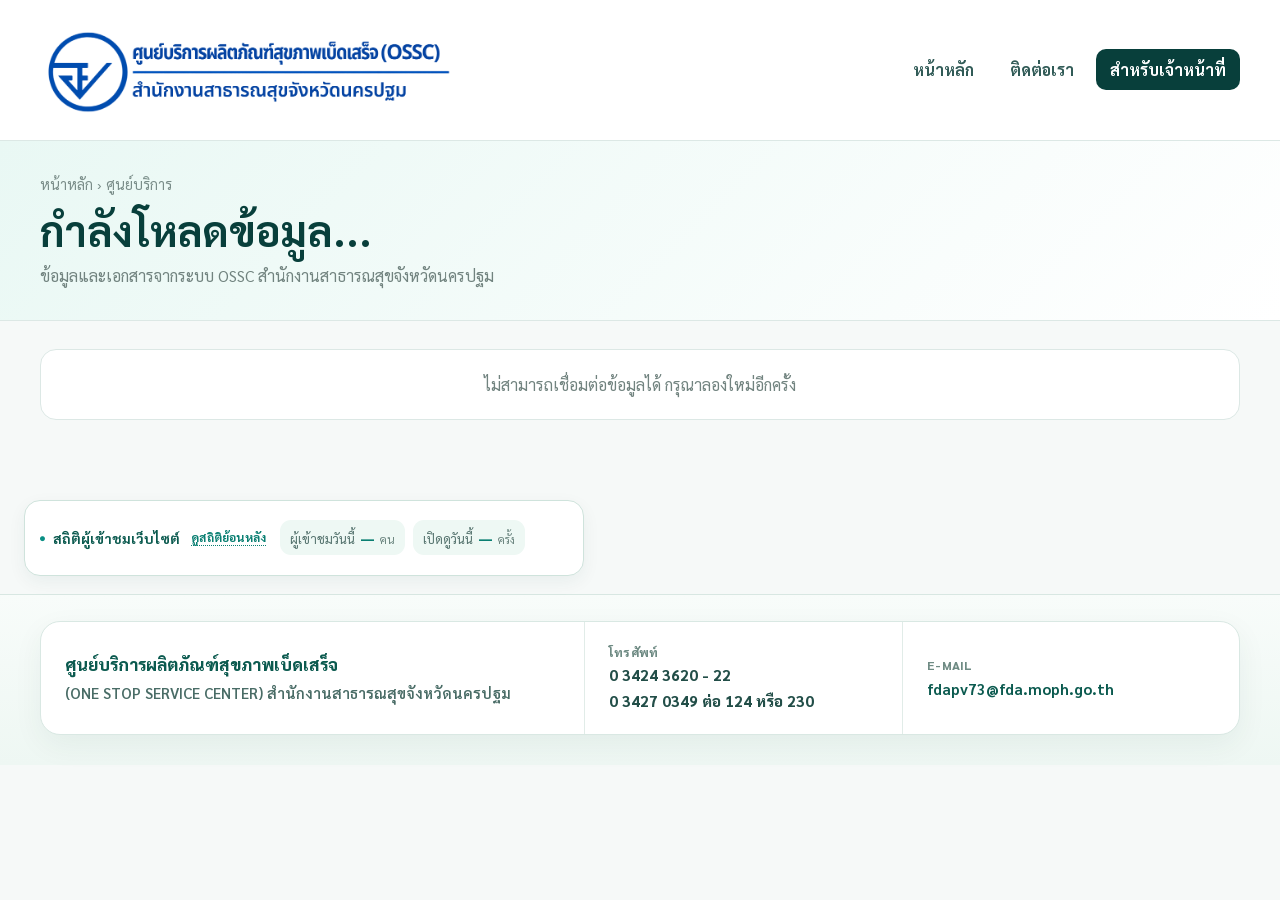
<file: services/service.html>
<!doctype html>
<html lang="th">
<head>
  <meta charset="utf-8">
  <meta name="viewport" content="width=device-width,initial-scale=1">
  <title>ศูนย์บริการ | OSSC นครปฐม</title>
  <link rel="preconnect" href="https://fonts.googleapis.com">
  <link rel="preconnect" href="https://fonts.gstatic.com" crossorigin>
  <link href="https://fonts.googleapis.com/css2?family=Sarabun:wght@400;500;600;700;800&display=swap" rel="stylesheet">
  <style> 
    :root{--deep:#083f3b;--teal:#0a8f84;--paper:#f6f9f8;--text:#173e3a;--muted:#71837f;--line:#dce8e5}
    *{box-sizing:border-box}
    body{margin:0;background:var(--paper);color:var(--text);font-family:"Sarabun",Tahoma,sans-serif}
    a{text-decoration:none;color:inherit}
    .container{width:min(1200px,calc(100% - 32px));margin:auto}
    .main-header{position:sticky;top:0;z-index:30;background:rgba(255,255,255,.97);border-bottom:1px solid var(--line);backdrop-filter:blur(12px)}
    .nav-wrap{min-height:90px;display:flex;align-items:center;gap:20px}
    .brand{margin-right:auto}.site-logo{width:min(420px,64vw);display:block}
    .nav-links{display:flex;gap:8px;align-items:center}.nav-links a{padding:10px 14px;border-radius:10px;font-weight:700;color:#315b57}
    .staff-link{background:var(--deep)!important;color:#fff!important}
    .hero{background:linear-gradient(135deg,#e9f8f4,#fff);border-bottom:1px solid var(--line)}
    .hero .container{padding:34px 0}.crumb{color:#7a8d89;font-size:.9rem;margin-bottom:10px}
    h1{margin:0;color:var(--deep);font-size:clamp(1.8rem,4vw,2.6rem)}
    .subtitle{margin-top:8px;color:var(--muted)}
    .content{padding:28px 0 60px}.status-box{background:#fff;border:1px solid var(--line);border-radius:16px;padding:24px;text-align:center;color:var(--muted)}
    .section-card{background:#fff;border:1px solid #d5e6df;border-radius:24px;margin-bottom:22px;overflow:hidden;box-shadow:0 10px 28px rgba(18,63,58,.06)}
    .section-head{width:100%;border:0;background:#0b5a4f;padding:20px 24px;display:flex;align-items:center;justify-content:space-between;gap:18px;text-align:left;font:inherit;cursor:pointer}
    .section-head strong{font-size:1.1rem;color:#fff;line-height:1.55;font-weight:800}
    .section-toggle{width:40px;height:40px;border-radius:999px;border:1px solid rgba(255,255,255,.45);background:#e8f6f1;color:#0b5a4f;display:inline-flex;align-items:center;justify-content:center;flex:0 0 40px;transition:transform .2s ease,background .2s ease}
    .section-toggle svg{width:18px;height:18px;transition:transform .22s ease}
    .section-card.open .section-toggle svg{transform:rotate(180deg)}
    .section-card.open .section-toggle{background:#ffffff}
    .section-body{display:none;padding:0 24px 24px}.section-card.open .section-body{display:block}
    .topic{border-top:1px solid #edf3f1;padding:14px 0 0}.topic:first-child{border-top:0;padding-top:4px}
    .topic-head{width:100%;border:0;background:transparent;padding:8px 0 14px;display:flex;align-items:center;justify-content:space-between;gap:16px;text-align:left;font:inherit;cursor:pointer}
    .topic-head strong{color:#0f5b4f;font-size:1.05rem;font-weight:800;line-height:1.55}
    .topic-toggle{width:34px;height:34px;border-radius:999px;border:1px solid #b9d8ce;background:#eef8f4;color:#0f5b4f;display:inline-flex;align-items:center;justify-content:center;flex:0 0 34px;transition:transform .2s ease,background .2s ease}
    .topic-toggle svg{width:16px;height:16px;transition:transform .22s ease}
    .topic.open .topic-toggle svg{transform:rotate(180deg)}
    .topic.open .topic-toggle{background:#dff2eb}
    .topic-body{display:none;padding-bottom:8px}
    .topic.open .topic-body{display:block}
    /* Topic cards: visual-only redesign; document/resource behavior is unchanged. */
    .section-card{background:transparent;border:0;border-radius:0;box-shadow:none;margin:0}
    .section-head{display:none}
    .section-body{display:block!important;padding:0}
    .topic-grid{display:grid;grid-template-columns:repeat(4,minmax(0,1fr));gap:18px}
    .topic{border:0;padding:0;min-width:0}
    .topic-head{min-height:220px;border:1px solid #e4e4e4;border-radius:10px;background:#fff;box-shadow:0 3px 10px rgba(0,0,0,.10);padding:14px;display:flex;flex-direction:column;align-items:center;justify-content:center;text-align:center;gap:0;transition:.18s ease}
    .topic-head:hover{transform:translateY(-2px);box-shadow:0 7px 18px rgba(0,0,0,.14)}
    .topic.open .topic-head{background:#4596c7;border-color:#4596c7;color:#fff}
    .topic-head strong{display:none!important;visibility:hidden!important}
    .topic-card-icon{width:100%;height:100%;min-height:190px;display:grid;place-items:center;color:#1f3340;font-size:2rem;position:relative;z-index:1}
    .topic-card-icon img{width:100%;height:100%;object-fit:contain;display:block}
    .topic.open .topic-card-icon{color:#fff}
    .topic-toggle{display:none}
    .topic-body{grid-column:1/-1;margin-top:4px;padding:18px;border-radius:12px;background:#fff;border:1px solid #dbe9e4}
    .topic:not(.open) .topic-body{display:none}
    @media(max-width:900px){.topic-grid{grid-template-columns:repeat(3,minmax(0,1fr))}}
    @media(max-width:640px){.topic-grid{grid-template-columns:repeat(2,minmax(0,1fr));gap:12px}.topic-head{min-height:170px;padding:10px 8px}.topic-card-icon{min-height:148px;width:100%;height:100%;font-size:1.65rem}}
    .doc-list{display:grid;gap:10px}
    .doc{border:1px solid #dbe9e4;border-radius:12px;padding:11px 12px;background:#fff;display:grid;grid-template-columns:42px minmax(0,1fr) auto;align-items:center;gap:12px}
    .doc-index{width:30px;height:30px;border-radius:8px;background:#f2f7f5;color:#42665f;display:grid;place-items:center;font-size:.82rem;font-weight:800}
    .doc-title{font-weight:700;line-height:1.5;color:#173f38;font-size:.96rem}
    .doc-actions{display:flex;gap:7px;flex-wrap:wrap;margin-top:0;justify-content:flex-end}
    .file-btn{display:inline-flex;align-items:center;gap:6px;padding:7px 11px;border-radius:8px;background:#f4fbf9;color:#087b71;font-size:.84rem;font-weight:800;border:1px solid #bddfd4;transition:.18s ease;white-space:nowrap}
    .file-btn:hover{transform:translateY(-1px);box-shadow:0 4px 12px rgba(10,143,132,.12)}
    .file-btn.type-pdf{background:#fff0f0;color:#bd4343;border-color:#efcdcd}
    .file-btn.type-website{background:#eef8fc;color:#16769a;border-color:#cde6ef}
    .file-btn.type-youtube{background:#fff0f0;color:#c13737;border-color:#efcdcd}
    .file-btn.type-video{background:#f4f0ff;color:#6b55a8;border-color:#ddd4f3}
    .file-btn.type-word{background:#eef4ff;color:#3d67a5;border-color:#d4e1f5}
    .file-btn.type-excel{background:#eef9f1;color:#2f7a4b;border-color:#cfe8d8}
    .file-icon{width:auto;height:auto;border-radius:0;background:transparent;color:currentColor;display:inline-flex;align-items:center;justify-content:center;flex:0 0 auto}
    .file-btn:hover .file-icon{background:transparent}
    .file-icon svg{width:15px;height:15px;display:block}
    .file-name-note{font-size:.83rem;color:#81918e;margin-top:3px}

    .visitor-strip{background:transparent;border-top:0;padding:20px 0 18px}
    .visitor-strip .container{display:flex;justify-content:flex-start;width:100%;max-width:none;margin:0;padding-left:24px;padding-right:24px}
    .visitor-panel{margin:0}
    .visitor-panel{width:min(560px,100%);min-height:76px}
    .visitor-history-link{margin-left:4px;color:#0a7f72;font-size:.76rem;font-weight:700;text-decoration:none;border-bottom:1px dotted #0a7f72}
    .visitor-history-link:hover{color:#075f56}
    .simple-footer{border-top:1px solid #d8e7e2;background:linear-gradient(180deg,#f8fcfa 0%,#eef7f3 100%);padding:26px 0 30px}
    .simple-footer .footer-layout{display:block;padding:0}
    .footer-top{display:grid;grid-template-columns:minmax(0,1.45fr) minmax(220px,.85fr) minmax(240px,.9fr);gap:0;align-items:stretch;background:#fff;border:1px solid #d9e8e3;border-radius:20px;box-shadow:0 10px 30px rgba(18,63,58,.06);overflow:hidden}
    .footer-brand-block,.footer-phone,.footer-email{padding:22px 24px;min-height:108px;justify-content:center}
    .footer-brand-block{display:flex;flex-direction:column;gap:5px;line-height:1.5}
    .footer-brand-block strong{color:#0b5a4f;font-size:1.06rem;font-weight:800}
    .footer-brand-block span{color:#496c66;font-weight:600;font-size:.93rem}
    .footer-phone{display:flex;flex-direction:column;gap:4px;color:#224e48;border-left:1px solid #e1ece8}
    .footer-label{color:#6f8b84;font-size:.76rem;font-weight:800;letter-spacing:.02em;text-transform:uppercase}
    .footer-phone strong{font-size:.95rem;font-weight:800;line-height:1.45}
    .footer-email{display:flex;flex-direction:column;gap:6px;color:#0b7f72;text-decoration:none;font-weight:700;border-left:1px solid #e1ece8}
    .footer-email strong{color:#0b5a4f;font-size:.95rem;overflow-wrap:anywhere}
    .footer-email:hover strong{text-decoration:underline}
    .footer-bottom{margin-top:16px;padding-top:14px;border-top:1px dashed #d8e7e2;display:flex;justify-content:flex-start}
    .visitor-panel{display:inline-flex;align-items:center;gap:14px;padding:10px 14px;border:1px solid #cfe3dc;border-radius:16px;background:#fff;box-shadow:0 6px 18px rgba(20,76,67,.06)}
    .visitor-panel-title{display:flex;align-items:center;gap:7px;color:#0b5a4f;white-space:nowrap}
    .visitor-dot{color:#0a8f84;font-size:.72rem}
    .visitor-panel-title strong{font-size:.87rem}
    .visitor-metrics{display:flex;gap:8px}
    .visitor-metric{display:grid;grid-template-columns:auto auto auto;align-items:baseline;gap:5px;padding:7px 10px;border-radius:11px;background:#eef8f4;color:#55736e;font-size:.79rem}
    .visitor-metric strong{color:#0a7f72;font-size:1rem;font-weight:900;min-width:1.2ch;text-align:center}
    .visitor-metric small{color:#6c8680;font-size:.72rem}
    @media(max-width:980px){.footer-top{grid-template-columns:1fr 1fr}.footer-email{grid-column:1/-1;border-left:0;border-top:1px solid #e1ece8}.footer-phone{border-left:1px solid #e1ece8}}
    @media(max-width:680px){.doc{grid-template-columns:34px 1fr}.doc-actions{grid-column:2;justify-content:flex-start}.visitor-strip .container{padding-left:14px;padding-right:14px}.nav-links a:not(.staff-link){display:none}.simple-footer{padding:18px 0 22px}.simple-footer .footer-layout{padding:0 14px}.footer-top{grid-template-columns:1fr;text-align:left;border-radius:16px}.footer-brand-block,.footer-phone,.footer-email{min-height:auto;padding:18px 20px}.footer-phone,.footer-email{border-left:0;border-top:1px solid #e1ece8}.footer-email{grid-column:auto}.footer-bottom{justify-content:center}.visitor-panel{width:100%;flex-direction:column;align-items:stretch}.visitor-panel-title{justify-content:center}.visitor-metrics{justify-content:center;flex-wrap:wrap}}

  </style>
</head>
<body>
<header class="main-header">
  <div class="container nav-wrap">
    <a class="brand" href="../"><img src="../assets/LogoOSSC.png" class="site-logo" alt="OSSC นครปฐม"></a>
    <nav class="nav-links">
      <a href="../">หน้าหลัก</a>
      <a href="https://maps.app.goo.gl/sVRwbfAZX14rP1Zf7?g_st=il" target="_blank" rel="noopener">ติดต่อเรา</a>
      <a class="staff-link" href="../staff/" target="_blank" rel="noopener noreferrer">สำหรับเจ้าหน้าที่</a>
    </nav>
  </div>
</header>

<section class="hero">
  <div class="container">
    <div class="crumb"><a href="../">หน้าหลัก</a> › ศูนย์บริการ</div>
    <h1 id="pageTitle">กำลังโหลดข้อมูล...</h1>
    <div class="subtitle">ข้อมูลและเอกสารจากระบบ OSSC สำนักงานสาธารณสุขจังหวัดนครปฐม</div>
  </div>
</section>

<main class="content">
  <div class="container">
    <div id="serviceContent" class="status-box">กำลังเชื่อมต่อข้อมูล...</div>
  </div>
</main>

<section class="visitor-strip">
  <div class="container">
    <div class="visitor-panel" aria-live="polite">
      <div class="visitor-panel-title">
        <span class="visitor-dot">●</span>
        <strong>สถิติผู้เข้าชมเว็บไซต์</strong>
        <a class="visitor-history-link" href="./stats.html">ดูสถิติย้อนหลัง</a>
      </div>

      <div class="visitor-metrics">
        <div class="visitor-metric">
          <span>ผู้เข้าชมวันนี้</span>
          <strong id="todayVisitors">—</strong>
          <small>คน</small>
        </div>

        <div class="visitor-metric">
          <span>เปิดดูวันนี้</span>
          <strong id="todayPageViews">—</strong>
          <small>ครั้ง</small>
        </div>
      </div>
    </div>
  </div>
</section>

<footer class="simple-footer">
  <div class="container footer-layout">
    <div class="footer-top">
      <div class="footer-brand-block">
        <strong>ศูนย์บริการผลิตภัณฑ์สุขภาพเบ็ดเสร็จ</strong>
        <span>(ONE STOP SERVICE CENTER) สำนักงานสาธารณสุขจังหวัดนครปฐม</span>
      </div>

      <div class="footer-phone">
        <span class="footer-label">โทรศัพท์</span>
        <strong>0 3424 3620 - 22</strong>
        <strong>0 3427 0349 ต่อ 124 หรือ 230</strong>
      </div>

      <a class="footer-email" href="mailto:fdapv73@fda.moph.go.th">
        <span class="footer-label">e-mail</span>
        <strong>fdapv73@fda.moph.go.th</strong>
      </a>
    </div>
  </div>
</footer>

<script>
const PUBLIC_API_URL="https://script.google.com/macros/s/AKfycbxfALaEJFu1IowoXy-83JoZiJqzQ9rIIhTp_HzYJJSrBpHU2Ms0lyjSQjFTdC6Qb9LN/exec";

function escapeHtml(value){
  const div=document.createElement("div");
  div.textContent=String(value==null?"":value);
  return div.innerHTML;
}
function jsonp(url){
  return new Promise((resolve,reject)=>{
    const cb="__ossc73_"+Date.now()+"_"+Math.random().toString(36).slice(2);
    const script=document.createElement("script");
    const cleanup=()=>{try{delete window[cb]}catch(_){window[cb]=undefined}script.remove()};
    const timer=setTimeout(()=>{cleanup();reject(new Error("timeout"))},12000);
    window[cb]=data=>{clearTimeout(timer);cleanup();resolve(data)};
    script.onerror=()=>{clearTimeout(timer);cleanup();reject(new Error("network"))};
    script.src=url+(url.includes("?")?"&":"?")+"callback="+encodeURIComponent(cb)+"&_="+Date.now();
    document.head.appendChild(script);
  });
}
function getVisitorId(){
  const key="OSSC73_VISITOR_ID";
  let id=localStorage.getItem(key);
  if(!id){
    id=(window.crypto&&crypto.randomUUID)?crypto.randomUUID():"v-"+Date.now()+"-"+Math.random().toString(36).slice(2);
    localStorage.setItem(key,id);
  }
  return id;
}
async function trackVisit(){
  try{
    const result=await jsonp(
      PUBLIC_API_URL+"?mode=visit&visitorId="+encodeURIComponent(getVisitorId())+
      "&page="+encodeURIComponent(location.pathname+location.search)
    );
    if(result&&result.success&&result.stats){
      document.getElementById("todayVisitors").textContent=Number(result.stats.todayUsers||0).toLocaleString("th-TH");
      document.getElementById("todayPageViews").textContent=Number(result.stats.todayPageViews||0).toLocaleString("th-TH");
    }
  }catch(e){console.warn("stats unavailable",e)}
}
function getResourceType(file){
  const type=String(file&&file.fileType||"").toLowerCase().trim();
  const name=String(file&&file.fileName||"").toLowerCase().trim();

  if(type==="pdf" || name.endsWith(".pdf"))return "pdf";

  if(
    type==="word" ||
    type==="doc" ||
    type==="docx" ||
    name.endsWith(".doc") ||
    name.endsWith(".docx")
  )return "word";

  if(
    type==="excel" ||
    type==="xls" ||
    type==="xlsx" ||
    type==="csv" ||
    type==="spreadsheet" ||
    name.endsWith(".xls") ||
    name.endsWith(".xlsx") ||
    name.endsWith(".csv")
  )return "excel";

  if(type==="video" || type==="youtube")return "video";
  if(type==="website")return "website";

  return type || "file";
}

function resourceTypeOrder(file){
  const order={
    pdf:1,
    word:2,
    excel:3,
    video:4,
    website:5
  };

  return order[getResourceType(file)] || 99;
}

function fileLabel(file){
  if(file.buttonLabel)return file.buttonLabel;

  const type=getResourceType(file);

  if(type==="pdf")return "PDF";
  if(type==="word")return "Word";
  if(type==="excel")return "Excel";
  if(type==="video"){
    const rawType=String(file&&file.fileType||"").toLowerCase();
    return rawType==="youtube" ? "YouTube" : "วิดีโอ";
  }
  if(type==="website")return "เว็บไซต์";

  return "เปิดไฟล์";
}
function stripFileExtension(name){
  return String(name||"").replace(/\.[^/.]+$/,"").trim();
}

function pdfIcon(){
  return `<svg viewBox="0 0 24 24" fill="none" stroke="currentColor" stroke-width="1.8" stroke-linecap="round" stroke-linejoin="round" aria-hidden="true">
    <path d="M6 2h8l4 4v16H6z"></path>
    <path d="M14 2v5h5"></path>
    <path d="M9 13h6M9 17h6"></path>
  </svg>`;
}

function chevronIcon(){
  return `<svg viewBox="0 0 24 24" fill="none" stroke="currentColor" stroke-width="2.2" stroke-linecap="round" stroke-linejoin="round" aria-hidden="true">
    <path d="m6 9 6 6 6-6"></path>
  </svg>`;
}

function renderActionButton(file){
  const type=getResourceType(file);
  const rawType=String(file&&file.fileType||"").toLowerCase();

  const icon=
    type==="website"
      ? "🌐"
      : rawType==="youtube"
        ? "▶"
        : type==="video"
          ? "🎬"
          : type==="word"
            ? "W"
            : type==="excel"
              ? "X"
              : "📄";

  return `<a class="file-btn type-${escapeHtml(type||"file")}" href="${escapeHtml(file.url)}" target="_blank" rel="noopener noreferrer">
    <span class="file-icon">${icon}</span>
    <span>${escapeHtml(fileLabel(file))}</span>
  </a>`;
}

function isBaseDriveFile(file){
  return Boolean(
    String(file&&file.fileItemId||"").trim() &&
    !String(file&&file.parentFileItemId||"").trim() &&
    String(file&&file.fileName||"").trim()
  );
}

function renderResourceRow(baseFile,childLinks,index,doc){
  const baseName=stripFileExtension(
    String(baseFile&&baseFile.fileName||"").trim()
  )||String(doc&&doc.title||"เอกสาร").trim();

  const actions=[
    baseFile,
    ...childLinks
  ]
    .filter(file=>String(file&&file.url||"").trim())
    .sort((a,b)=>
      Number(a&&a.displayOrder||0)-Number(b&&b.displayOrder||0)
    )
    .map(renderActionButton)
    .join("");

  return `<article class="doc">
    <div class="doc-index">${String(Number(index||0)+1).padStart(2,"0")}</div>
    <div class="doc-title">${escapeHtml(baseName)}</div>
    <div class="doc-actions">
      ${actions||'<span class="file-name-note">ยังไม่มีไฟล์/ลิงก์</span>'}
    </div>
  </article>`;
}

function renderStandaloneDocumentRow(doc,files,index){
  const ordered=[...files].sort((a,b)=>{
    const typeDiff=
      resourceTypeOrder(a)-
      resourceTypeOrder(b);

    if(typeDiff!==0){
      return typeDiff;
    }

    return (
      Number(a&&a.displayOrder||0)-
      Number(b&&b.displayOrder||0)
    );
  });

  const actions=ordered
    .filter(file=>String(file&&file.url||"").trim())
    .map(renderActionButton)
    .join("");

  return `<article class="doc">
    <div class="doc-index">${String(Number(index||0)+1).padStart(2,"0")}</div>
    <div class="doc-title">${escapeHtml(String(doc&&doc.title||"เอกสาร").trim())}</div>
    <div class="doc-actions">
      ${actions||'<span class="file-name-note">ยังไม่มีไฟล์/ลิงก์</span>'}
    </div>
  </article>`;
}

function renderDocumentResources(doc,startIndex){
  const files=
    Array.isArray(doc&&doc.files)
      ? doc.files
      : [];

  return {
    html:
      renderStandaloneDocumentRow(
        doc,
        files,
        startIndex
      ),
    count:1
  };
}

function renderCategory(category){
  document.title=category.categoryName+" | OSSC นครปฐม";
  document.getElementById("pageTitle").textContent=category.categoryName;

  const target=document.getElementById("serviceContent");
  const sections=Array.isArray(category.sections)?category.sections:[];

  if(!sections.length){
    target.className="status-box";
    target.textContent="ยังไม่มีข้อมูลที่เผยแพร่ในหมวดนี้";
    return;
  }

  target.className="";

  let foodTopicCount=0;
  target.innerHTML=sections.map((section,index)=>{
    const topics=Array.isArray(section.topics)?section.topics:[];
    const visibleTopics=category.categoryName.trim()==="อาหาร"
      ? topics.slice(0, Math.max(0, 12-foodTopicCount))
      : topics;
    if(category.categoryName.trim()==="อาหาร") foodTopicCount += visibleTopics.length;

    return `<section class="section-card ${index===0?"open":""}">
      <button type="button" class="section-head" aria-expanded="${index===0?"true":"false"}">
        <strong>${escapeHtml(section.sectionName)}</strong>
        <span class="section-toggle">${chevronIcon()}</span>
      </button>

      <div class="section-body"><div class="topic-grid">
        ${visibleTopics.length?visibleTopics.map((topic,topicIndex)=>{
          const docs=Array.isArray(topic.documents)?topic.documents:[];

          const fileCards=[];
          let resourceIndex=0;

          docs.forEach(doc=>{
            const rendered=
              renderDocumentResources(
                doc,
                resourceIndex
              );

            fileCards.push(
              rendered.html
            );

            resourceIndex +=
              rendered.count;
          });

          return `<div class="topic">
            <button type="button" class="topic-head" aria-expanded="false">
              <span class="topic-card-icon" aria-hidden="true">${category.categoryName.trim()==="อาหาร" ? `<img src="../assets/topic-icons/${topicIndex+1}.png" alt="" loading="lazy">` : "▤"}</span>
              <strong>${escapeHtml(`${String(topicIndex+1).padStart(2,"0")} ${String(topic.topicName||"").replace(/^\s*\d+[.)]?\s*/, "").trim()}`)}</strong>
              <span class="topic-toggle">${chevronIcon()}</span>
            </button>
            <div class="topic-body">
              <div class="doc-list">
                ${fileCards.length?fileCards.join(""):'<div style="color:#81918e">ยังไม่มีเอกสารที่เผยแพร่</div>'}
              </div>
            </div>
          </div>`;
        }).join(""):'<div style="padding:16px 0;color:#81918e">ยังไม่มีหัวข้อย่อยที่เผยแพร่</div>'}</div>
      </div>
    </section>`;
  }).join("");

  document.querySelectorAll(".section-head").forEach(btn=>{
    btn.addEventListener("click",()=>{
      const card=btn.closest(".section-card");
      const isOpen=card.classList.toggle("open");
      btn.setAttribute("aria-expanded",isOpen?"true":"false");
    });
  });

  document.querySelectorAll(".topic-head").forEach(btn=>{
    btn.addEventListener("click",()=>{
      const topic=btn.closest(".topic");
      const title=topic.querySelector("strong")?.textContent?.trim()||"รายละเอียด";
      const body=topic.querySelector(".topic-body")?.innerHTML||"<p>ยังไม่มีข้อมูล</p>";
      const popup=window.open("","_blank","width=1100,height=800,scrollbars=yes,resizable=yes");
      if(!popup)return;
      popup.document.open();
      popup.document.write(`<!doctype html><html lang="th"><head><meta charset="utf-8"><meta name="viewport" content="width=device-width,initial-scale=1"><title>${title}</title><style>
        body{margin:0;background:#f6f9f8;color:#173e3a;font-family:Arial,"Tahoma",sans-serif}
        .wrap{max-width:1050px;margin:0 auto;padding:28px 24px 50px}
        h1{font-size:1.5rem;margin:0 0 22px;color:#0b5a4f;border-bottom:3px solid #4596c7;padding-bottom:12px}
        .doc-list{display:grid;gap:12px}
        .doc{border:1px solid #dbe9e4;border-radius:12px;padding:14px;background:#fff;display:grid;grid-template-columns:46px minmax(0,1fr) auto;align-items:center;gap:14px;box-shadow:0 3px 10px rgba(0,0,0,.06)}
        .doc-index{width:32px;height:32px;border-radius:8px;background:#eef8f4;color:#42665f;display:grid;place-items:center;font-weight:800}
        .doc-title{font-weight:700;line-height:1.5}
        .doc-actions{display:flex;gap:8px;flex-wrap:wrap;justify-content:flex-end}
        .file-btn{display:inline-flex;align-items:center;gap:6px;padding:8px 12px;border-radius:8px;text-decoration:none;background:#eef8fc;color:#16769a;border:1px solid #cde6ef;font-weight:700;white-space:nowrap}
        .file-btn.type-pdf{background:#fff0f0;color:#bd4343;border-color:#efcdcd}
        .file-btn.type-word{background:#eef4ff;color:#3d67a5;border-color:#d4e1f5}
        .file-btn.type-excel{background:#eef9f1;color:#2f7a4b;border-color:#cfe8d8}
        @media(max-width:700px){.doc{grid-template-columns:38px 1fr}.doc-actions{grid-column:2;justify-content:flex-start}}
      </style></head><body><main class="wrap"><h1>${title}</h1>${body}</main></body></html>`);
      popup.document.close();
      popup.focus();
    });
  });
}
async function loadData(){
  const target=document.getElementById("serviceContent");
  const categoryName=new URLSearchParams(location.search).get("category")||"";
  try{
    const result=await jsonp(PUBLIC_API_URL+"?mode=public-data");
    if(!result||!result.success||!result.data)throw new Error("invalid");
    const categories=Array.isArray(result.data.categories)?result.data.categories:[];
    const category=categories.find(item=>String(item.categoryName||"").trim()===categoryName.trim());
    if(!category){
      document.getElementById("pageTitle").textContent=categoryName||"ศูนย์บริการ";
      target.textContent="ยังไม่พบข้อมูลที่เผยแพร่สำหรับหมวดนี้";
      return;
    }
    renderCategory(category);
  }catch(error){
    console.error(error);
    target.textContent="ไม่สามารถเชื่อมต่อข้อมูลได้ กรุณาลองใหม่อีกครั้ง";
  }
}
trackVisit();
loadData();
</script>
</body>
</html>
</file>
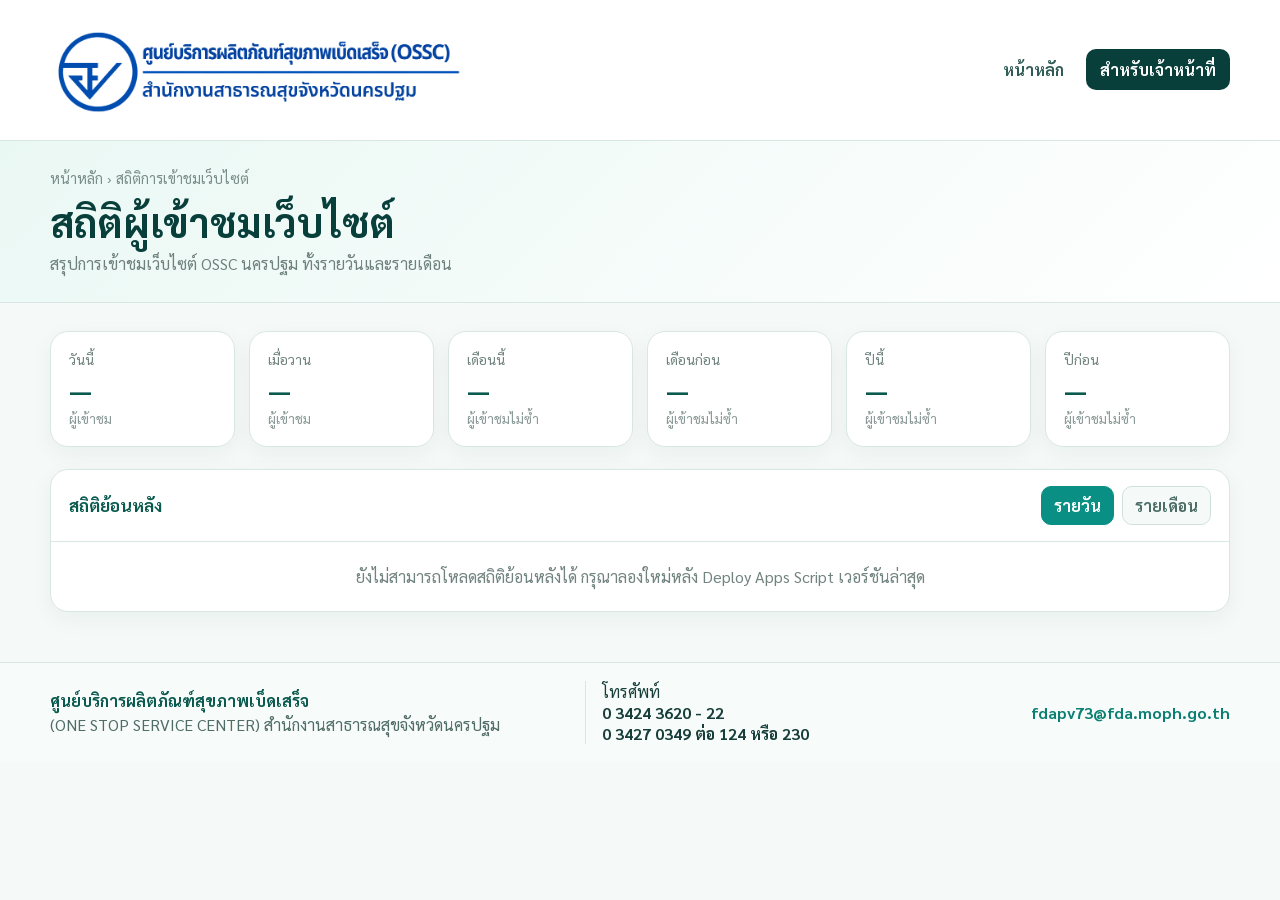
<file: services/stats.html>
<!doctype html>
<html lang="th">
<head>
  <meta charset="utf-8">
  <meta name="viewport" content="width=device-width,initial-scale=1">
  <title>สถิติการเข้าชมเว็บไซต์ | OSSC นครปฐม</title>
  <link rel="preconnect" href="https://fonts.googleapis.com">
  <link rel="preconnect" href="https://fonts.gstatic.com" crossorigin>
  <link href="https://fonts.googleapis.com/css2?family=Sarabun:wght@400;500;600;700;800&display=swap" rel="stylesheet">
  <style>
    :root{--deep:#083f3b;--teal:#0a8f84;--paper:#f5f9f8;--line:#d9e7e3;--muted:#6f817d}
    *{box-sizing:border-box}
    body{margin:0;background:var(--paper);font-family:"Sarabun",Tahoma,sans-serif;color:#173e3a}
    a{text-decoration:none;color:inherit}
    .container{width:min(1180px,calc(100% - 32px));margin:auto}
    .main-header{background:#fff;border-bottom:1px solid var(--line)}
    .nav-wrap{min-height:96px;display:flex;align-items:center;gap:18px}
    .brand{margin-right:auto}.site-logo{width:min(420px,64vw);display:block}
    .nav-links{display:flex;gap:8px;align-items:center}.nav-links a{padding:10px 14px;border-radius:10px;font-weight:700;color:#315b57}
    .staff-link{background:var(--deep)!important;color:#fff!important}
    .hero{background:linear-gradient(135deg,#eaf8f4,#fff);border-bottom:1px solid var(--line)}
    .hero .container{padding:28px 0}
    .crumb{color:#7a8d89;font-size:.9rem;margin-bottom:8px}
    h1{margin:0;color:var(--deep);font-size:clamp(1.8rem,4vw,2.5rem)}
    .subtitle{margin-top:6px;color:var(--muted)}
    main{padding:28px 0 50px}
    .summary-grid{display:grid;grid-template-columns:repeat(6,1fr);gap:14px;margin-bottom:22px}
    .summary-card{background:#fff;border:1px solid var(--line);border-radius:18px;padding:18px;box-shadow:0 7px 22px rgba(20,76,67,.05)}
    .summary-card span{display:block;color:#71837f;font-size:.86rem}
    .summary-card strong{display:block;margin-top:5px;color:#0b5a4f;font-size:1.65rem}
    .summary-card small{color:#8a9996}
    .panel{background:#fff;border:1px solid var(--line);border-radius:18px;overflow:hidden;box-shadow:0 7px 22px rgba(20,76,67,.05)}
    .panel-head{padding:16px 18px;border-bottom:1px solid var(--line);display:flex;align-items:center;justify-content:space-between;gap:12px;flex-wrap:wrap}
    .panel-head h2{margin:0;color:#0b5a4f;font-size:1.08rem}
    .tabs{display:flex;gap:8px}
    .tab{border:1px solid #cfe1dc;background:#f5faf8;color:#4d6e68;padding:8px 12px;border-radius:10px;font:inherit;font-weight:700;cursor:pointer}
    .tab.active{background:#0a8f84;color:#fff;border-color:#0a8f84}
    .table-wrap{overflow:auto}
    table{width:100%;border-collapse:collapse;min-width:720px}
    th,td{padding:13px 16px;text-align:left;border-bottom:1px solid #edf2f0}
    th{background:#f4f8f7;color:#4a6863;font-size:.88rem}
    tr:last-child td{border-bottom:0}
    td.num{text-align:right;font-variant-numeric:tabular-nums;font-weight:700;color:#0b5a4f}
    .status{padding:24px;text-align:center;color:#71837f}
    .simple-footer{border-top:1px solid #d8e7e2;background:#f7fbf9}
    .footer-layout{padding:18px 0;display:grid;grid-template-columns:1.4fr .9fr .8fr;gap:26px;align-items:center}
    .footer-brand strong,.footer-brand span{display:block}.footer-brand strong{color:#0b5a4f}.footer-brand span{margin-top:3px;color:#4f6c67}
    .footer-phone{padding-left:16px;border-left:1px solid #d7e6e1}.footer-phone span,.footer-phone strong{display:block}
    .footer-email{text-align:right;color:#0b7f72;font-weight:700}
    @media(max-width:1050px){.summary-grid{grid-template-columns:repeat(3,1fr)}}
    @media(max-width:900px){.summary-grid{grid-template-columns:repeat(2,1fr)}.footer-layout{grid-template-columns:1fr}.footer-phone{padding-left:0;border-left:0}.footer-email{text-align:left}}
    @media(max-width:640px){.nav-links a:not(.staff-link){display:none}.summary-grid{grid-template-columns:1fr 1fr}.summary-card{padding:14px}.container{width:min(100% - 22px,1180px)}}
  </style>
</head>
<body>
<header class="main-header">
  <div class="container nav-wrap">
    <a class="brand" href="../"><img src="../assets/LogoOSSC.png" class="site-logo" alt="OSSC นครปฐม"></a>
    <nav class="nav-links">
      <a href="../">หน้าหลัก</a>
      <a href="../staff/" target="_blank" rel="noopener noreferrer" class="staff-link">สำหรับเจ้าหน้าที่</a>
    </nav>
  </div>
</header>

<section class="hero">
  <div class="container">
    <div class="crumb"><a href="../">หน้าหลัก</a> › สถิติการเข้าชมเว็บไซต์</div>
    <h1>สถิติผู้เข้าชมเว็บไซต์</h1>
    <div class="subtitle">สรุปการเข้าชมเว็บไซต์ OSSC นครปฐม ทั้งรายวันและรายเดือน</div>
  </div>
</section>

<main>
  <div class="container">
    <section class="summary-grid">
      <div class="summary-card"><span>วันนี้</span><strong id="todayUsers">—</strong><small>ผู้เข้าชม</small></div>
      <div class="summary-card"><span>เมื่อวาน</span><strong id="yesterdayUsers">—</strong><small>ผู้เข้าชม</small></div>
      <div class="summary-card"><span>เดือนนี้</span><strong id="thisMonthUsers">—</strong><small>ผู้เข้าชมไม่ซ้ำ</small></div>
      <div class="summary-card"><span>เดือนก่อน</span><strong id="lastMonthUsers">—</strong><small>ผู้เข้าชมไม่ซ้ำ</small></div>
      <div class="summary-card"><span>ปีนี้</span><strong id="thisYearUsers">—</strong><small>ผู้เข้าชมไม่ซ้ำ</small></div>
      <div class="summary-card"><span>ปีก่อน</span><strong id="lastYearUsers">—</strong><small>ผู้เข้าชมไม่ซ้ำ</small></div>
    </section>

    <section class="panel">
      <div class="panel-head">
        <h2>สถิติย้อนหลัง</h2>
        <div class="tabs">
          <button class="tab active" data-tab="daily" type="button">รายวัน</button>
          <button class="tab" data-tab="monthly" type="button">รายเดือน</button>
        </div>
      </div>
      <div id="statsContent" class="status">กำลังโหลดข้อมูล...</div>
    </section>
  </div>
</main>

<footer class="simple-footer">
  <div class="container footer-layout">
    <div class="footer-brand">
      <strong>ศูนย์บริการผลิตภัณฑ์สุขภาพเบ็ดเสร็จ</strong>
      <span>(ONE STOP SERVICE CENTER) สำนักงานสาธารณสุขจังหวัดนครปฐม</span>
    </div>
    <div class="footer-phone">
      <span>โทรศัพท์</span>
      <strong>0 3424 3620 - 22</strong>
      <strong>0 3427 0349 ต่อ 124 หรือ 230</strong>
    </div>
    <a class="footer-email" href="mailto:fdapv73@fda.moph.go.th">fdapv73@fda.moph.go.th</a>
  </div>
</footer>

<script>
const API="https://script.google.com/macros/s/AKfycbxfALaEJFu1IowoXy-83JoZiJqzQ9rIIhTp_HzYJJSrBpHU2Ms0lyjSQjFTdC6Qb9LN/exec";
let statsData=null;
let currentTab="daily";

function jsonp(url){
  return new Promise((resolve,reject)=>{
    const cb="__stats_"+Date.now()+"_"+Math.random().toString(36).slice(2);
    const script=document.createElement("script");
    const clean=()=>{try{delete window[cb]}catch(_){window[cb]=undefined}script.remove()};
    const timer=setTimeout(()=>{clean();reject(new Error("timeout"))},12000);
    window[cb]=data=>{clearTimeout(timer);clean();resolve(data)};
    script.onerror=()=>{clearTimeout(timer);clean();reject(new Error("network"))};
    script.src=url+(url.includes("?")?"&":"?")+"callback="+encodeURIComponent(cb)+"&_="+Date.now();
    document.head.appendChild(script);
  });
}

function fmt(n){return Number(n||0).toLocaleString("th-TH")}

function render(){
  if(!statsData)return;
  const rows=currentTab==="daily"?(statsData.daily||[]):(statsData.monthly||[]);
  const label=currentTab==="daily"?"วันที่":"เดือน";
  const html=`<div class="table-wrap"><table>
    <thead><tr><th>${label}</th><th style="text-align:right">ผู้เข้าชม</th><th style="text-align:right">เปิดดู</th></tr></thead>
    <tbody>${rows.map(r=>`<tr><td>${r.label}</td><td class="num">${fmt(r.users)}</td><td class="num">${fmt(r.pageViews)}</td></tr>`).join("")}</tbody>
  </table></div>`;
  document.getElementById("statsContent").className="";
  document.getElementById("statsContent").innerHTML=html;
}

async function load(){
  try{
    const result=await jsonp(API+"?mode=stats-history");
    if(!result||!result.success||!result.stats)throw new Error("invalid");
    statsData=result.stats;
    document.getElementById("todayUsers").textContent=fmt(statsData.summary.today.users);
    document.getElementById("yesterdayUsers").textContent=fmt(statsData.summary.yesterday.users);
    document.getElementById("thisMonthUsers").textContent=fmt(statsData.summary.thisMonth.users);
    document.getElementById("lastMonthUsers").textContent=fmt(statsData.summary.lastMonth.users);
    document.getElementById("thisYearUsers").textContent=fmt(statsData.summary.thisYear.users);
    document.getElementById("lastYearUsers").textContent=fmt(statsData.summary.lastYear.users);
    render();
  }catch(e){
    console.error(e);
    const box=document.getElementById("statsContent");
    box.className="status";
    box.textContent="ยังไม่สามารถโหลดสถิติย้อนหลังได้ กรุณาลองใหม่หลัง Deploy Apps Script เวอร์ชันล่าสุด";
  }
}
document.querySelectorAll(".tab").forEach(btn=>btn.addEventListener("click",()=>{
  currentTab=btn.dataset.tab;
  document.querySelectorAll(".tab").forEach(x=>x.classList.toggle("active",x===btn));
  render();
}));
load();
</script>
</body>
</html>
</file>
<file: styles.css>
@import url("https://fonts.googleapis.com/css2?family=Sarabun:wght@400;500;600;700;800&display=swap");

:root{
  --deep:#083f3b;
  --deep-2:#0a5751;
  --teal:#0a8f84;
  --teal-soft:#e8f7f4;
  --paper:#f7faf9;
  --white:#ffffff;
  --text:#173e3a;
  --muted:#6c817e;
  --line:#dce8e5;
  --shadow:0 16px 40px rgba(18,63,58,.10);
}

*{box-sizing:border-box}
html{scroll-behavior:smooth}
body{
  margin:0;
  background:var(--paper);
  color:var(--text);
  font-family:"Sarabun","Noto Sans Thai","Leelawadee UI",Tahoma,Arial,sans-serif;
}
button,input{font:inherit}
button{cursor:pointer}
img{max-width:100%}
.container{width:min(1240px,calc(100% - 40px));margin:auto}

/* Header: no dark top bar */
.main-header{
  position:sticky;
  top:0;
  z-index:50;
  background:rgba(255,255,255,.97);
  border-bottom:1px solid var(--line);
  backdrop-filter:blur(14px);
}
.nav-wrap{
  min-height:92px;
  display:flex;
  align-items:center;
  gap:28px;
}
.brand{
  border:0;
  background:transparent;
  padding:0;
  display:flex;
  align-items:center;
  margin-right:auto;
}
.site-logo{
  display:block;
  width:auto;
  height:68px;
  object-fit:contain;
  object-position:left center;
}
.nav-links{
  display:flex;
  align-items:center;
  gap:8px;
}
.nav-links a,
.staff-link,
.back-top{
  border:0;
  background:transparent;
  color:#315b57;
  text-decoration:none;
  font-weight:700;
  padding:11px 14px;
  border-radius:12px;
  transition:.2s ease;
}
.nav-links a:hover,
.staff-link:hover{
  background:#eef7f5;
  color:var(--deep);
}
.staff-link{
  background:var(--deep);
  color:#fff;
  padding-inline:18px;
}
.staff-link:hover{background:var(--deep-2);color:#fff}
.menu-button{
  display:none;
  width:44px;
  height:44px;
  border:1px solid var(--line);
  border-radius:12px;
  background:#fff;
  color:var(--deep);
}
.menu-button svg,.back-top svg{width:20px;height:20px}

/* Banner */
.hero-slider{
  position:relative;
  width:100%;
  aspect-ratio:1907/475;
  overflow:hidden;
  background:#dcefeb;
}
.hero-slide-track,
.hero-slide-track img{
  position:absolute;
  inset:0;
  width:100%;
  height:100%;
}
.hero-slide-track img{
  object-fit:cover;
  opacity:0;
  transform:scale(1.012);
  transition:opacity .55s ease,transform 5.5s ease;
}
.hero-slide-track img.active{
  opacity:1;
  transform:scale(1);
}
.hero-slide-arrow{
  position:absolute;
  top:50%;
  transform:translateY(-50%);
  z-index:4;
  width:48px;
  height:48px;
  display:grid;
  place-items:center;
  border:1px solid rgba(255,255,255,.75);
  border-radius:50%;
  background:rgba(3,61,58,.70);
  color:#fff;
  backdrop-filter:blur(6px);
  transition:.2s ease;
}
.hero-slide-arrow:hover{background:#fff;color:var(--deep)}
.hero-slide-arrow.previous{left:24px}
.hero-slide-arrow.next{right:24px}
.hero-slide-arrow svg{width:24px;height:24px}
.hero-slide-dots{
  position:absolute;
  z-index:4;
  left:50%;
  bottom:16px;
  transform:translateX(-50%);
  display:flex;
  gap:7px;
  padding:7px 10px;
  border-radius:40px;
  background:rgba(4,54,51,.62);
  backdrop-filter:blur(6px);
}
.hero-slide-dots button{
  width:9px;
  height:9px;
  padding:0;
  border:0;
  border-radius:10px;
  background:rgba(255,255,255,.55);
  transition:.2s ease;
}
.hero-slide-dots button.active{width:28px;background:#fff}

/* Public services */
.laws-section{
  padding:58px 0 74px;
  background:#fff;
}
.section-heading{
  display:flex;
  justify-content:space-between;
  align-items:flex-end;
  gap:30px;
  margin-bottom:30px;
}
.section-heading span,
.law-title>span{
  display:block;
  color:var(--teal);
  font-size:.78rem;
  font-weight:800;
  letter-spacing:.13em;
}
.section-heading h1{
  margin:7px 0 7px;
  font-size:clamp(1.9rem,3.1vw,2.8rem);
  line-height:1.2;
  color:#123f3c;
}
.section-heading p{margin:0;color:var(--muted);line-height:1.7}
.search-box{
  width:300px;
  height:48px;
  display:flex;
  align-items:center;
  gap:10px;
  padding:0 14px;
  background:#f7faf9;
  border:1px solid var(--line);
  border-radius:14px;
  color:#708782;
}
.search-box svg{width:20px;height:20px}
.search-box input{
  width:100%;
  border:0;
  outline:0;
  background:transparent;
  color:var(--text);
}
.law-grid{
  display:grid;
  grid-template-columns:repeat(3,1fr);
  gap:18px;
}
.law-card{
  --tone:#0a8f84;
  min-height:220px;
  position:relative;
  border:1px solid #dfe9e7;
  border-radius:22px;
  background:#fff;
  padding:24px;
  text-align:left;
  color:var(--text);
  overflow:hidden;
  box-shadow:0 8px 22px rgba(9,65,60,.035);
  transition:transform .22s ease,box-shadow .22s ease,border-color .22s ease;
}
.law-card:before{
  content:"";
  position:absolute;
  left:0;
  top:0;
  bottom:0;
  width:5px;
  background:var(--tone);
}
.law-card:hover{
  transform:translateY(-5px);
  box-shadow:var(--shadow);
  border-color:color-mix(in srgb,var(--tone) 30%,#dfe9e7);
}
.law-card-top{display:flex;align-items:flex-start;justify-content:space-between}
.law-icon{
  width:56px;
  height:56px;
  display:grid;
  place-items:center;
  border-radius:17px;
  color:var(--tone);
  background:color-mix(in srgb,var(--tone) 11%,white);
}
.law-icon svg{width:29px;height:29px}
.law-number{
  color:#cad8d5;
  font-size:1.55rem;
  font-weight:800;
}
.law-card h2{
  margin:20px 0 7px;
  font-size:1.2rem;
  color:#123e3a;
}
.law-card p{margin:0;color:#738682;font-size:.9rem;line-height:1.55}
.law-open{
  display:flex;
  align-items:center;
  gap:8px;
  margin-top:23px;
  color:var(--tone);
  font-weight:800;
  font-size:.92rem;
}
.law-open svg{width:18px;height:18px;transition:.2s}
.law-card:hover .law-open svg{transform:translateX(4px)}

/* Minimal footer only */
.simple-footer{
  border-top:1px solid var(--line);
  background:#f6faf9;
}
.simple-footer .container{
  min-height:66px;
  display:flex;
  align-items:center;
  justify-content:space-between;
  gap:20px;
  color:#66807c;
  font-size:.88rem;
}
.simple-footer a{color:var(--deep);font-weight:700;text-decoration:none}

/* Detail page */
.detail-nav{min-height:86px}
.back-top{
  display:flex;
  align-items:center;
  gap:8px;
  background:#f1f7f5;
}
.law-detail{min-height:100vh;background:#edf8f5;padding-bottom:72px}
.law-hero{background:#d9eeea}
.law-hero img{
  display:block;
  width:100%;
  aspect-ratio:1907/475;
  object-fit:cover;
}
.law-detail-wrap{padding-top:26px}
.back-button{
  border:1px solid #cfe0dc;
  background:#fff;
  color:#275b56;
  border-radius:12px;
  padding:10px 14px;
  display:flex;
  align-items:center;
  gap:8px;
  font-weight:700;
}
.back-button svg{width:18px;height:18px}
.law-title{
  --tone:var(--teal);
  margin:22px 0;
  padding:28px;
  border:1px solid #d9e7e3;
  border-top:5px solid var(--tone);
  border-radius:20px;
  background:#fff;
  text-align:center;
}
.law-title h1{
  margin:6px 0 6px;
  color:#113d39;
  font-size:clamp(2rem,4vw,3rem);
}
.law-title p{margin:0;color:var(--muted)}
.accordion-grid{
  display:grid;
  grid-template-columns:1fr 1fr;
  gap:14px;
  align-items:start;
}
.accordion-card{
  border:1px solid #d8e7e3;
  border-radius:16px;
  overflow:hidden;
  background:#fff;
}
.accordion-toggle{
  width:100%;
  border:0;
  background:#fff;
  color:#174c47;
  padding:17px 18px;
  display:flex;
  justify-content:space-between;
  align-items:center;
  text-align:left;
  font-weight:800;
}
.accordion-toggle svg{width:20px;height:20px;transition:.2s}
.accordion-card.open .accordion-toggle{
  background:var(--deep);
  color:#fff;
}
.accordion-card.open .accordion-toggle svg{transform:rotate(180deg)}
.accordion-content{
  display:none;
  padding:18px;
  border-top:1px solid #edf2f1;
}
.accordion-card.open .accordion-content{display:block}
.accordion-content ul{
  list-style:none;
  margin:0 0 16px;
  padding:0;
  display:grid;
  gap:10px;
}
.accordion-content li{
  display:flex;
  align-items:flex-start;
  gap:9px;
  color:#315d58;
  line-height:1.55;
}
.accordion-content li svg{
  width:17px;
  height:17px;
  min-width:17px;
  margin-top:3px;
  color:var(--teal);
}
.empty-docs{
  padding:8px 4px 16px;
  color:#718682;
  text-align:center;
}
.empty-docs p{margin:0}
.drive-button{
  display:flex;
  align-items:center;
  justify-content:center;
  gap:8px;
  padding:12px 14px;
  border-radius:11px;
  background:#e7f5f1;
  color:#08776e;
  text-decoration:none;
  font-weight:800;
}
.drive-button svg{width:17px;height:17px}

/* Responsive */
@media(max-width:920px){
  .site-logo{height:60px}
  .nav-wrap{min-height:80px}
  .law-grid{grid-template-columns:1fr 1fr}
  .accordion-grid{grid-template-columns:1fr}
}

@media(max-width:720px){
  .container{width:min(100% - 28px,1240px)}
  .main-header{position:sticky}
  .site-logo{height:52px;max-width:230px}
  .nav-wrap{min-height:72px}
  .menu-button{display:grid;place-items:center}
  .nav-links{
    display:none;
    position:absolute;
    left:14px;
    right:14px;
    top:72px;
    padding:12px;
    border:1px solid var(--line);
    border-radius:16px;
    background:#fff;
    box-shadow:var(--shadow);
    flex-direction:column;
    align-items:stretch;
  }
  .nav-links.is-open{display:flex}
  .nav-links a,.staff-link{text-align:center}
  .hero-slider{aspect-ratio:1.85/1}
  .hero-slide-arrow{width:38px;height:38px}
  .hero-slide-arrow.previous{left:10px}
  .hero-slide-arrow.next{right:10px}
  .hero-slide-dots{bottom:9px;max-width:80%;overflow:hidden}
  .section-heading{align-items:stretch;flex-direction:column}
  .search-box{width:100%}
  .law-grid{grid-template-columns:1fr}
  .law-card{min-height:200px}
  .simple-footer .container{padding:14px 0;flex-direction:column;justify-content:center;text-align:center}
  .law-hero img{aspect-ratio:1.85/1}
  .back-top{font-size:.86rem;padding:9px 11px}
}

@media(max-width:430px){
  .site-logo{height:45px;max-width:205px}
  .hero-slider{aspect-ratio:1.55/1}
  .hero-slide-arrow{width:34px;height:34px}
  .hero-slide-arrow svg{width:18px;height:18px}
  .laws-section{padding:42px 0 58px}
  .section-heading h1{font-size:1.75rem}
  .law-card{padding:20px}
  .law-icon{width:52px;height:52px}
}


/* ===== Circular public menu + Directory detail ===== */
.portal-section{padding:54px 0 76px}
.portal-section .section-heading{text-align:center;display:block}

.circle-grid{
  display:grid;
  grid-template-columns:repeat(4,1fr);
  gap:32px 28px;
  justify-items:center;
  align-items:start;
}

.circle-service{
  width:100%;
  border:0;
  background:transparent;
  padding:0;
  margin:0;
  cursor:pointer;
  display:block;
}

.service-image{
  width:100%;
  max-width:250px;
  
  height:auto;
  display:block;
  margin:0 auto;
  object-fit:contain;
  border-radius:18px;
  transition:
    transform .22s ease,
    box-shadow .22s ease;
}

.circle-service:hover .service-image{
  transform:translateY(-6px) scale(1.025);
  box-shadow:0 14px 30px rgba(28,64,59,.13);
}

.circle-service:focus-visible{
  outline:3px solid #0a8f84;
  outline-offset:5px;
  border-radius:18px;
}


.directory-wrap,.section-view{padding-top:24px;padding-bottom:70px}
.directory-bar{margin-top:16px;background:var(--tone);color:#fff;font-weight:800;font-size:1.15rem;padding:14px 16px;border-radius:11px}
.directory-search{display:grid;grid-template-columns:auto 200px 1fr 48px;gap:14px;align-items:center;margin-top:16px;background:#fff;border:1px solid #dbe6e2;border-radius:15px;padding:13px 15px}
.directory-search select,.directory-search input{height:44px;border:1px solid #cbd8d4;border-radius:10px;padding:0 12px;background:#fff}
.directory-search button{height:44px;border:0;border-radius:10px;background:var(--tone);color:#fff;display:grid;place-items:center}
.directory-search button svg{width:21px;height:21px}
.directory-summary{margin:24px 0;display:flex;justify-content:space-between;align-items:center;padding:15px;border:1px dashed color-mix(in srgb,var(--tone) 30%,#ddd);border-radius:12px;background:#fff}
.directory-summary strong{color:var(--tone)}
.directory-list{display:grid;gap:14px}
.directory-card{border:1px solid #d9e4df;border-radius:15px;background:#fff;box-shadow:0 5px 16px rgba(26,59,54,.06);overflow:hidden}
.directory-card-main{width:100%;border:0;background:#fff;padding:18px;display:grid;grid-template-columns:92px 1fr auto;align-items:center;gap:20px;text-align:left}
.directory-card-icon{height:72px;border-radius:10px;background:#f3f6f4;color:var(--tone);display:grid;place-items:center}
.directory-card-icon svg{width:40px;height:40px}
.directory-card-copy small,.directory-card-copy strong,.directory-card-copy span{display:block}
.directory-card-copy small{color:#83938f}
.directory-card-copy strong{font-size:1.1rem;margin:2px 0 4px}
.directory-card-copy span{color:#6f827e}
.directory-open{display:flex;align-items:center;gap:7px;color:var(--tone);font-weight:800}
.directory-open svg{width:18px;height:18px}

.section-head{background:#fff;border:1px solid #dbe6e2;border-left:6px solid var(--tone);border-radius:15px;padding:22px;margin:18px 0}
.section-head span{color:var(--tone);font-weight:800}.section-head h1{margin:4px 0 5px;font-size:1.8rem}.section-head p{margin:0;color:var(--muted)}
.document-list{display:grid;gap:12px}.document-row{width:100%;border:1px solid #d9e4df;background:#fff;border-radius:14px;padding:16px;display:grid;grid-template-columns:62px 1fr auto;gap:15px;align-items:center;text-align:left;color:var(--text)}
.document-row:disabled{opacity:1;cursor:default}.document-icon{width:54px;height:54px;border-radius:12px;background:#f2f7f5;color:var(--tone);display:grid;place-items:center}.document-icon svg{width:27px;height:27px}.document-copy small,.document-copy strong{display:block}.document-copy small{color:#879691}.document-copy strong{margin-top:3px}.document-action{color:#8a9895;font-weight:700}
.drive-panel{border:1px solid #d7e4df;background:#fff;border-radius:15px;overflow:hidden}.drive-panel-head{padding:14px 16px;display:flex;align-items:center;justify-content:space-between;gap:20px;border-bottom:1px solid #e8efec}.drive-panel-head strong,.drive-panel-head span{display:block}.drive-panel-head span{font-size:.88rem;color:#758884;margin-top:2px}.drive-panel-head a{display:flex;align-items:center;gap:7px;color:var(--tone);font-weight:700;text-decoration:none}.drive-panel-head svg{width:16px;height:16px}.drive-frame{width:100%;height:620px;border:0;background:#fff}

@media(max-width:1000px){
  .circle-grid{
    grid-template-columns:repeat(3,1fr);
  }

  .service-image{
    max-width:220px;
  }
}

@media(max-width:720px){
  .circle-grid{
    grid-template-columns:repeat(2,1fr);
    gap:20px 14px;
  }

  .service-image{
    max-width:190px;
  }

  


  .directory-search{
    grid-template-columns:1fr 46px;
  }

  .directory-search strong,
  .directory-search select{
    display:none;
  }

  .directory-card-main{
    grid-template-columns:70px 1fr;
  }

  .directory-open{
    grid-column:2;
  }

  .document-row{
    grid-template-columns:54px 1fr;
  }

  .document-action{
    grid-column:2;
  }

  .drive-panel-head{
    align-items:flex-start;
    flex-direction:column;
  }

  .drive-frame{
    height:520px;
  }
}

@media(max-width:430px){
  .circle-grid{
    grid-template-columns:repeat(2,1fr);
    gap:16px 10px;
  }

  .service-image{
    max-width:165px;
  }
}
/* ===== FORCE LARGE OSSC LOGO ===== */

/* Desktop */
.main-header .nav-wrap{
  width:100% !important;
  max-width:none !important;
  min-height:110px !important;
  margin:0 !important;
  padding:0 30px !important;
}

.main-header .brand{
  margin-right:auto !important;
  padding:0 !important;
  display:flex !important;
  align-items:center !important;
  overflow:visible !important;
}

.main-header .site-logo{
  width:420px !important;
  max-width:none !important;
  height:auto !important;
  display:block !important;
  object-fit:contain !important;
  object-position:left center !important;
}


/* Tablet */
@media(max-width:1000px){
  .main-header .nav-wrap{
    min-height:92px !important;
    padding:0 20px !important;
  }

  .main-header .site-logo{
    width:330px !important;
  }
}


/* Mobile */
@media(max-width:720px){
  .main-header .nav-wrap{
    min-height:82px !important;
    padding:0 14px !important;
  }

  .main-header .site-logo{
    width:270px !important;
  }
}

@media(max-width:430px){
  .main-header .site-logo{
    width:235px !important;
  }
}


/* Visitor statistics */
.visitor-stats{
  display:flex;
  align-items:center;
  gap:10px;
  flex-wrap:wrap;
  justify-content:center;
  color:#55736e;
  font-size:.84rem;
}
.visitor-stats span{
  display:inline-flex;
  align-items:center;
  gap:5px;
  padding:6px 10px;
  border:1px solid #dce9e6;
  border-radius:999px;
  background:#fff;
}
.visitor-stats strong{
  color:#083f3b;
  font-weight:800;
}
@media(max-width:700px){
  .simple-footer .container{
    flex-wrap:wrap;
    justify-content:center;
    padding:12px 0;
    gap:10px;
    text-align:center;
  }
  .visitor-stats{
    width:100%;
  }
}


.footer-contact{
  display:flex;
  flex-direction:column;
  gap:4px;
  color:#58736f;
  line-height:1.55;
}
.footer-contact strong{
  color:#174f48;
  font-weight:800;
}
.footer-contact a{
  color:#0b7f72;
  text-decoration:none;
  font-weight:700;
}
.footer-contact a:hover{
  text-decoration:underline;
}
@media(max-width:700px){
  .footer-contact{
    width:100%;
    align-items:center;
    text-align:center;
  }
}


.footer-email{
  color:#0b7f72;
  text-decoration:none;
  font-weight:700;
  white-space:nowrap;
}
.footer-email:hover{
  text-decoration:underline;
}
@media(max-width:700px){
  .footer-email{
    width:100%;
    text-align:center;
    white-space:normal;
  }
}


/* ===== OSSC footer redesign ===== */
.simple-footer{
  border-top:1px solid #d8e7e2;
  background:linear-gradient(180deg,#fbfdfc 0%,#f4faf7 100%);
}
.simple-footer .footer-layout{
  display:block;
  padding:22px 0 18px;
}
.footer-top{
  display:grid;
  grid-template-columns:minmax(340px,1.5fr) minmax(260px,.9fr) minmax(250px,.8fr);
  gap:28px;
  align-items:center;
}
.footer-brand-block{
  display:flex;
  flex-direction:column;
  gap:3px;
  line-height:1.45;
}
.footer-brand-block strong{
  color:#0b5a4f;
  font-size:1.02rem;
  font-weight:800;
}
.footer-brand-block span{
  color:#496c66;
  font-weight:600;
}
.footer-phone{
  display:flex;
  flex-direction:column;
  gap:2px;
  color:#224e48;
  padding-left:18px;
  border-left:1px solid #d7e6e1;
}
.footer-label{
  color:#739089;
  font-size:.78rem;
  font-weight:700;
  text-transform:none;
  letter-spacing:.01em;
}
.footer-phone strong{
  font-size:.93rem;
  font-weight:700;
}
.footer-email{
  display:flex;
  flex-direction:column;
  gap:3px;
  color:#0b7f72;
  text-decoration:none;
  font-weight:700;
  justify-self:end;
  text-align:right;
}
.footer-email strong{
  color:#0b5a4f;
}
.footer-email:hover strong{
  text-decoration:underline;
}
.footer-bottom{
  margin-top:16px;
  padding-top:14px;
  border-top:1px dashed #d8e7e2;
  display:flex;
  justify-content:flex-start;
}
.visitor-panel{
  display:inline-flex;
  align-items:center;
  gap:14px;
  padding:10px 14px;
  border:1px solid #cfe3dc;
  border-radius:16px;
  background:#fff;
  box-shadow:0 6px 18px rgba(20,76,67,.06);
}
.visitor-panel-title{
  display:flex;
  align-items:center;
  gap:7px;
  color:#0b5a4f;
  white-space:nowrap;
}
.visitor-dot{
  color:#0a8f84;
  font-size:.72rem;
}
.visitor-panel-title strong{
  font-size:.87rem;
}
.visitor-metrics{
  display:flex;
  gap:8px;
}
.visitor-metric{
  display:grid;
  grid-template-columns:auto auto auto;
  align-items:baseline;
  gap:5px;
  padding:7px 10px;
  border-radius:11px;
  background:#eef8f4;
  color:#55736e;
  font-size:.79rem;
}
.visitor-metric strong{
  color:#0a7f72;
  font-size:1rem;
  font-weight:900;
  min-width:1.2ch;
  text-align:center;
}
.visitor-metric small{
  color:#6c8680;
  font-size:.72rem;
}
@media(max-width:980px){
  .footer-top{
    grid-template-columns:1fr 1fr;
  }
  .footer-email{
    grid-column:1 / -1;
    justify-self:start;
    text-align:left;
  }
}
@media(max-width:700px){
  .simple-footer .footer-layout{
    padding:18px 14px;
  }
  .footer-top{
    grid-template-columns:1fr;
    gap:14px;
    text-align:center;
  }
  .footer-phone{
    padding-left:0;
    border-left:0;
  }
  .footer-email{
    grid-column:auto;
    justify-self:center;
    text-align:center;
    width:auto;
  }
  .footer-bottom{
    justify-content:center;
  }
  .visitor-panel{
    width:100%;
    flex-direction:column;
    align-items:stretch;
  }
  .visitor-panel-title{
    justify-content:center;
  }
  .visitor-metrics{
    justify-content:center;
    flex-wrap:wrap;
  }
}


/* ===== Visitor strip separated from footer ===== */
.visitor-strip{
  background:#f7fbf9;
  border-top:1px solid #d8e7e2;
  padding:14px 0 12px;
}
.visitor-strip .container{
  display:flex;
  justify-content:flex-start;
}
.simple-footer .footer-layout{
  padding:18px 0 18px;
}
.simple-footer .footer-top{
  margin:0;
}
.simple-footer .footer-bottom{
  display:none !important;
}
@media(max-width:700px){
  .visitor-strip .container{
    justify-content:center;
    padding:0 14px;
  }
}


/* ===== Compact standalone visitor statistics ===== */
.visitor-strip{
  background:transparent !important;
  border-top:0 !important;
  padding:20px 0 18px !important;
}
.visitor-strip .container{
  display:flex !important;
  justify-content:flex-start !important;
}
.visitor-panel{
  width:min(560px,100%);
  min-height:76px;
  display:flex;
  align-items:center;
  justify-content:space-between;
  gap:14px;
  padding:12px 14px;
  border:1px solid #cfe3dc;
  border-radius:18px;
  background:#fff;
  box-shadow:0 7px 20px rgba(20,76,67,.07);
}
.visitor-panel-title{
  display:flex;
  align-items:center;
  gap:7px;
  flex-wrap:wrap;
}
.visitor-history-link{
  margin-left:4px;
  color:#0a7f72;
  font-size:.76rem;
  font-weight:700;
  text-decoration:none;
  border-bottom:1px dotted #0a7f72;
}
.visitor-history-link:hover{
  color:#075f56;
}
@media(max-width:700px){
  .visitor-strip .container{
    justify-content:center !important;
  }
  .visitor-panel{
    width:100%;
  }
}


/* ===== Align visitor statistics card to left ===== */
.visitor-strip .container{
  justify-content:flex-start !important;
  margin-left:auto;
  margin-right:auto;
}
.visitor-panel{
  margin-left:0 !important;
  margin-right:auto !important;
}
@media(min-width:701px){
  .visitor-strip .container{
    padding-left:0 !important;
  }
}


/* ===== Pin visitor statistics to real left edge ===== */
.visitor-strip{
  width:100% !important;
}
.visitor-strip .container{
  width:100% !important;
  max-width:none !important;
  margin:0 !important;
  padding-left:24px !important;
  padding-right:24px !important;
  justify-content:flex-start !important;
}
.visitor-panel{
  margin:0 !important;
}
@media(max-width:700px){
  .visitor-strip .container{
    padding-left:14px !important;
    padding-right:14px !important;
  }
}
</file>
